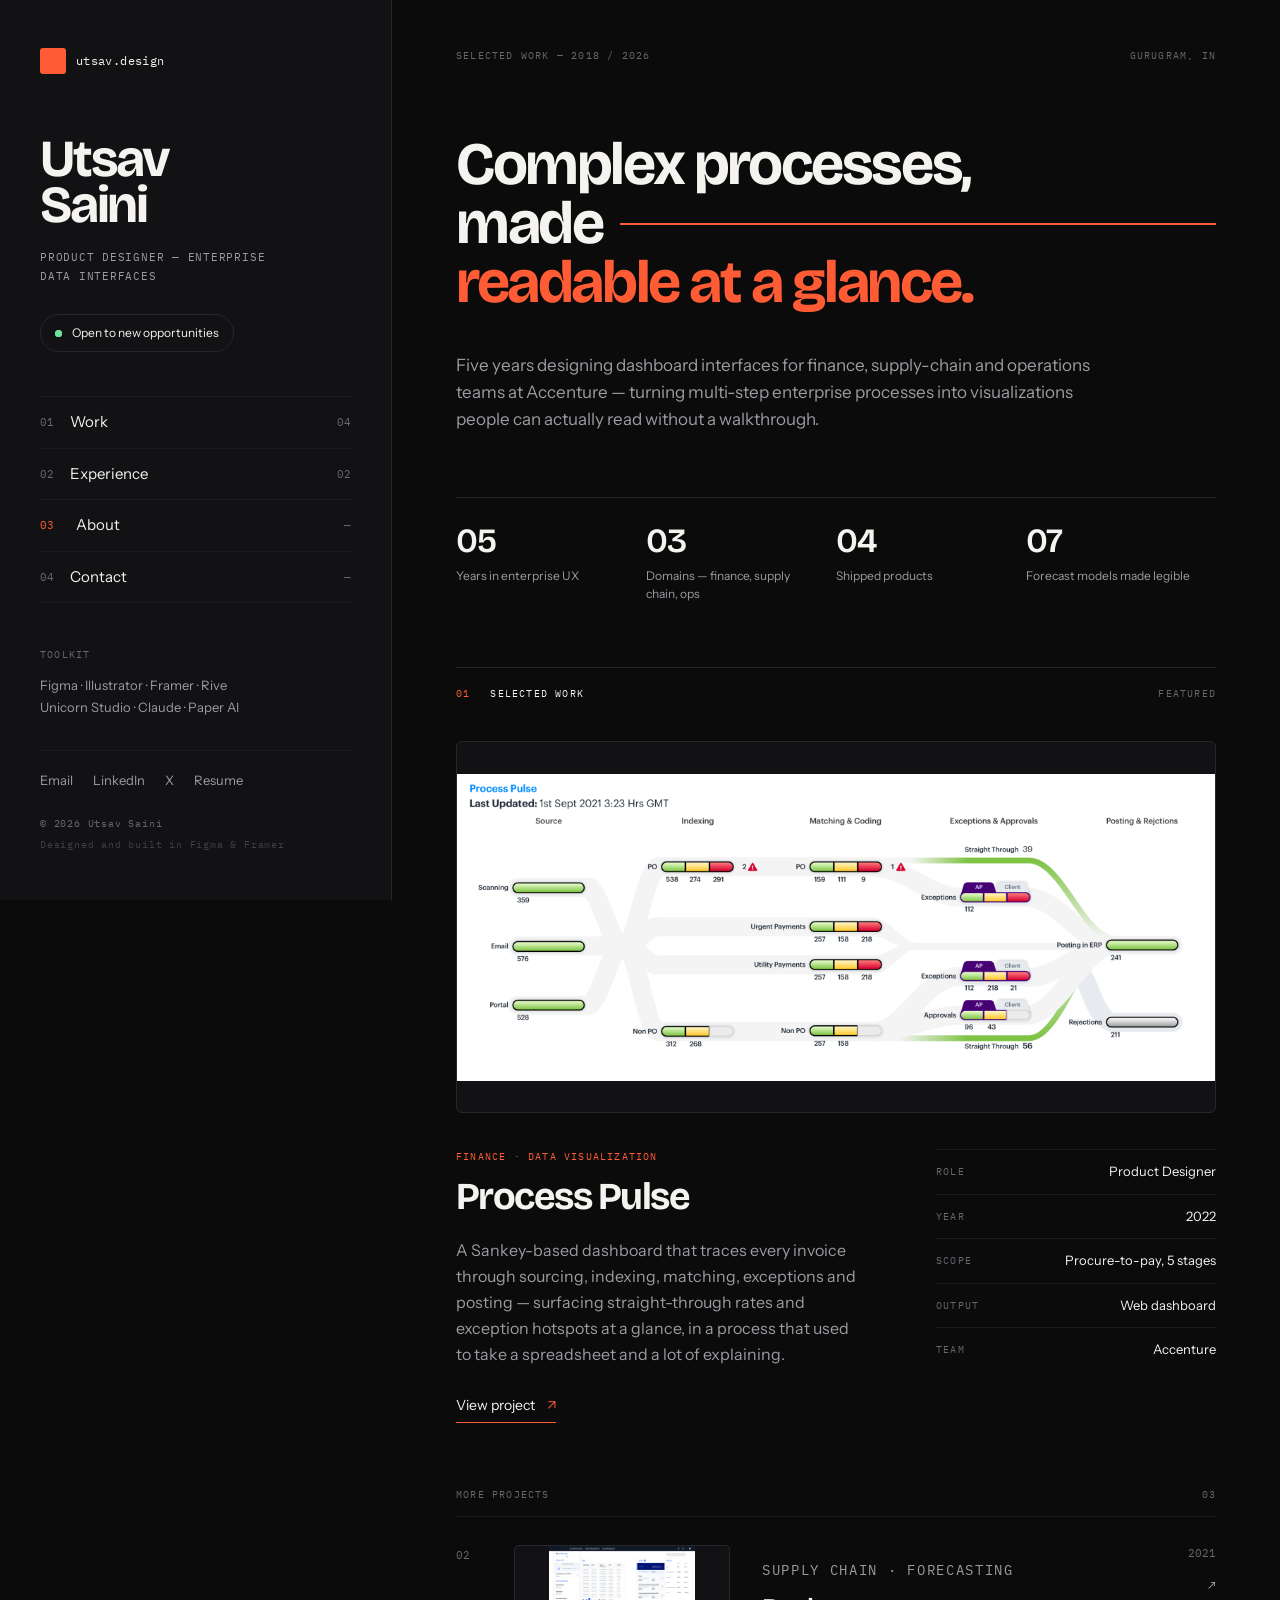
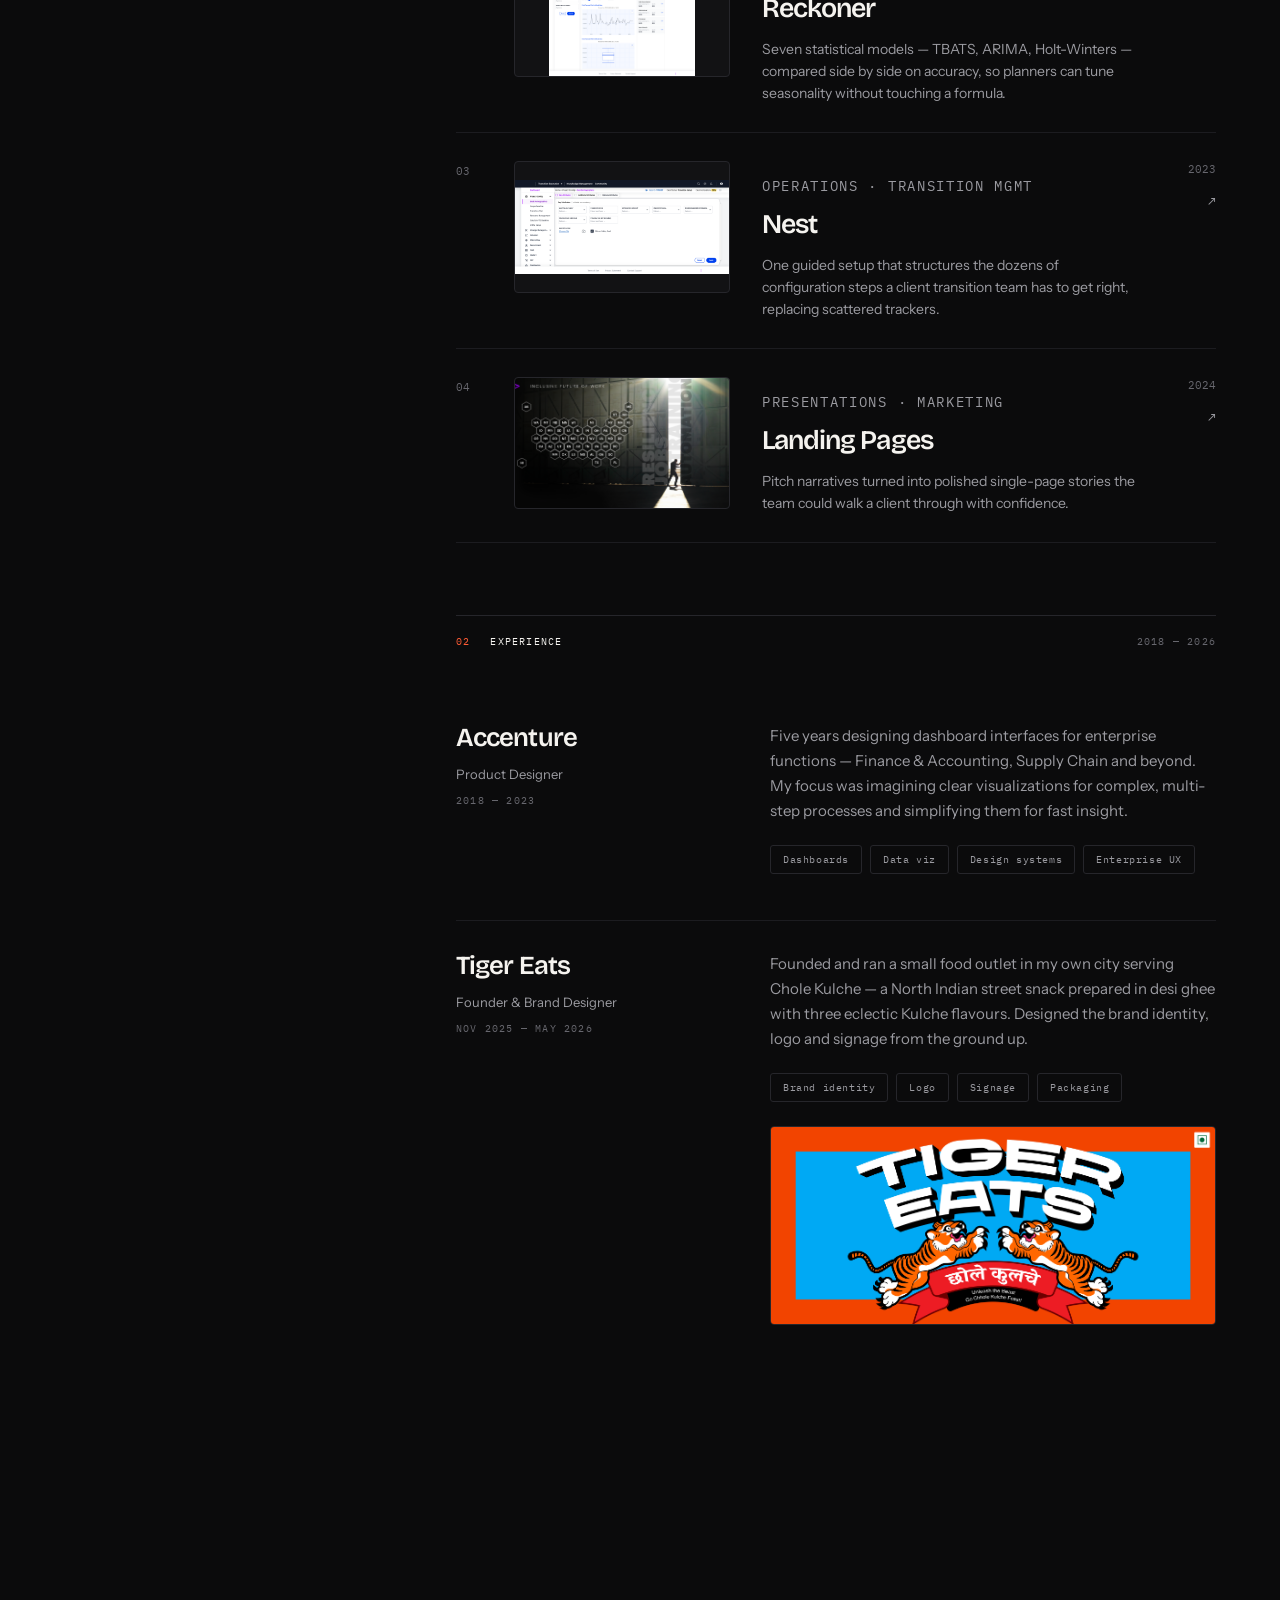
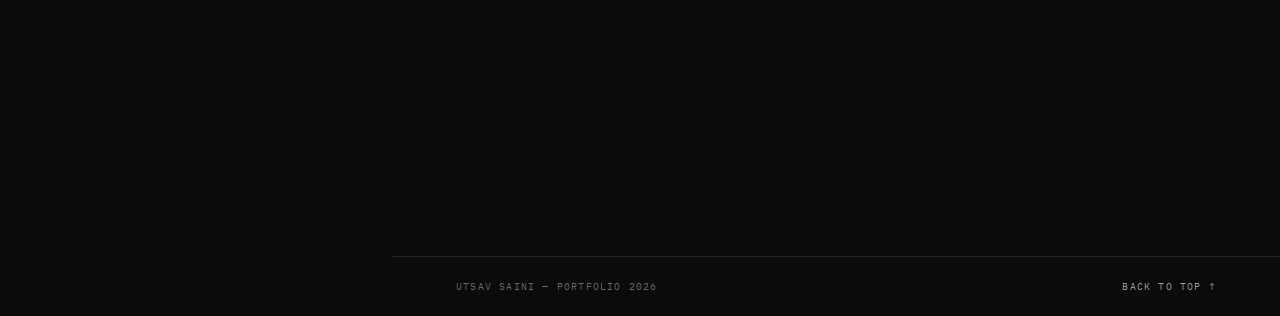
<file: index.html>
<!DOCTYPE html>
<html lang="en">

<head>
  <meta charset="UTF-8">
  <meta name="viewport" content="width=device-width, initial-scale=1.0">
  <title>Utsav Saini — Product Designer</title>
  <meta name="description"
    content="Utsav Saini is a Product Designer focused on dashboard interfaces for finance, supply-chain, and operations teams. Open to new opportunities.">
  <meta name="theme-color" content="#0b0b0c">
  <link rel="icon" type="image/svg+xml" href="images/favicon.svg">
  <link rel="preconnect" href="https://fonts.googleapis.com">
  <link rel="preconnect" href="https://fonts.gstatic.com" crossorigin>
  <link
    href="https://fonts.googleapis.com/css2?family=Bricolage+Grotesque:opsz,wght@12..96,500..800&family=IBM+Plex+Mono:wght@400&family=Instrument+Sans:wght@400..700&display=swap"
    rel="stylesheet">
  <link rel="stylesheet" href="styles.css">
</head>

<body class="home">
  <div class="shell" id="top">

    <aside class="rail">
      <div class="rail-stack">
        <div class="rail-top">
          <a class="mark" href="#top" aria-label="utsav.design — back to top">
            <span class="mark-glyph"></span>utsav.design
          </a>
          <h1 class="name">Utsav<br>Saini</h1>
          <p class="role">Product Designer — Enterprise<br>Data Interfaces</p>
          <p class="availability"><i></i>Open to new opportunities</p>
        </div>

        <nav class="index" aria-label="Sections">
          <a href="#work" data-section="work"><span class="n">01</span><span class="l">Work</span><span class="c">04</span></a>
          <a href="#experience" data-section="experience"><span class="n">02</span><span class="l">Experience</span><span class="c">02</span></a>
          <a href="#about" data-section="about"><span class="n">03</span><span class="l">About</span><span class="c">—</span></a>
          <a href="#contact" data-section="contact"><span class="n">04</span><span class="l">Contact</span><span class="c">—</span></a>
        </nav>

        <div class="rail-bottom toolkit">
          <span class="mono">Toolkit</span>
          <p class="tools">Figma · Illustrator · Framer · Rive<br>Unicorn Studio · Claude · Paper AI</p>
          <div class="links">
            <a href="mailto:utsavsaini747@gmail.com">Email</a>
            <a href="https://www.linkedin.com/in/utsavsaini/" target="_blank" rel="noopener">LinkedIn</a>
            <a href="https://x.com/utsav_saini" target="_blank" rel="noopener">X</a>
            <a href="utsav-saini-resume.pdf" target="_blank" rel="noopener">Resume</a>
          </div>
        </div>
      </div>

      <div class="rail-foot">
        <span>© 2026 Utsav Saini</span>
        <span>Designed and built in Figma &amp; Framer</span>
      </div>
    </aside>

    <main class="content">

      <section class="hero" id="about">
        <div class="meta mono"><span>Selected work — 2018 / 2026</span><span>Gurugram, IN</span></div>
        <h2 class="statement">
          <span class="line">Complex processes,</span>
          <span class="line rule-line"><span>made</span><span class="rule"></span></span>
          <span class="line accent">readable at a glance.</span>
        </h2>
        <p class="intro">
          Five years designing dashboard interfaces for finance, supply-chain and operations teams at Accenture —
          turning multi-step enterprise processes into visualizations people can actually read without a walkthrough.
        </p>
        <div class="stats">
          <div class="stat"><b>05</b><span>Years in enterprise UX</span></div>
          <div class="stat"><b>03</b><span>Domains — finance, supply chain, ops</span></div>
          <div class="stat"><b>04</b><span>Shipped products</span></div>
          <div class="stat"><b>07</b><span>Forecast models made legible</span></div>
        </div>
      </section>

      <section class="work" id="work">
        <div class="section-head mono"><span class="num">01</span><span class="title">Selected work</span><span>Featured</span></div>

        <a class="shot" href="process-pulse.html"
          style="background-image:url('images/PTP%20Process%20Pulse.png')"
          aria-label="Open Process Pulse case study"></a>

        <div class="featured">
          <div class="narrative">
            <p class="eyebrow">Finance · Data Visualization</p>
            <h3>Process Pulse</h3>
            <p class="deck">
              A Sankey-based dashboard that traces every invoice through sourcing, indexing, matching, exceptions and
              posting — surfacing straight-through rates and exception hotspots at a glance, in a process that used to
              take a spreadsheet and a lot of explaining.
            </p>
            <a class="cta" href="process-pulse.html">View project <span class="arrow">↗</span></a>
          </div>
          <dl class="spec">
            <div><dt>ROLE</dt><dd>Product Designer</dd></div>
            <div><dt>YEAR</dt><dd>2022</dd></div>
            <div><dt>SCOPE</dt><dd>Procure-to-pay, 5 stages</dd></div>
            <div><dt>OUTPUT</dt><dd>Web dashboard</dd></div>
            <div><dt>TEAM</dt><dd>Accenture</dd></div>
          </dl>
        </div>

        <div class="index-head mono"><span>More projects</span><span>03</span></div>
        <div class="project-list">
          <a class="project" href="reckoner.html">
            <span class="pnum">02</span>
            <div class="thumb" style="background-image:url('images/Reckoner%20Data%20Summary%2001.png');background-size:contain"></div>
            <div class="pbody">
              <p class="eyebrow">Supply Chain · Forecasting</p>
              <h3>Reckoner</h3>
              <p>Seven statistical models — TBATS, ARIMA, Holt-Winters — compared side by side on accuracy, so planners can tune seasonality without touching a formula.</p>
            </div>
            <div class="pmeta"><span>2021</span><span class="arrow">↗</span></div>
          </a>
          <a class="project" href="nest.html">
            <span class="pnum">03</span>
            <div class="thumb" style="background-image:url('images/Nest%20PMO%20Deal%20Demographics%20Key%20Attributes.png');background-size:contain"></div>
            <div class="pbody">
              <p class="eyebrow">Operations · Transition Mgmt</p>
              <h3>Nest</h3>
              <p>One guided setup that structures the dozens of configuration steps a client transition team has to get right, replacing scattered trackers.</p>
            </div>
            <div class="pmeta"><span>2023</span><span class="arrow">↗</span></div>
          </a>
          <a class="project" href="landing-pages.html">
            <span class="pnum">04</span>
            <div class="thumb" style="background-image:url('images/Landing%20pages/Resilient%20work.PNG')"></div>
            <div class="pbody">
              <p class="eyebrow">Presentations · Marketing</p>
              <h3>Landing Pages</h3>
              <p>Pitch narratives turned into polished single-page stories the team could walk a client through with confidence.</p>
            </div>
            <div class="pmeta"><span>2024</span><span class="arrow">↗</span></div>
          </a>
        </div>
      </section>

      <section class="experience" id="experience">
        <div class="section-head mono"><span class="num">02</span><span class="title">Experience</span><span>2018 — 2026</span></div>

        <div class="job">
          <div>
            <h3>Accenture</h3>
            <p class="jrole">Product Designer</p>
            <span class="jdates mono">2018 — 2023</span>
          </div>
          <div>
            <p class="jdesc">Five years designing dashboard interfaces for enterprise functions — Finance &amp; Accounting, Supply Chain and beyond. My focus was imagining clear visualizations for complex, multi-step processes and simplifying them for fast insight.</p>
            <ul class="chips"><li>Dashboards</li><li>Data viz</li><li>Design systems</li><li>Enterprise UX</li></ul>
          </div>
        </div>

        <div class="job">
          <div>
            <h3>Tiger Eats</h3>
            <p class="jrole">Founder &amp; Brand Designer</p>
            <span class="jdates mono">Nov 2025 — May 2026</span>
          </div>
          <div>
            <p class="jdesc">Founded and ran a small food outlet in my own city serving Chole Kulche — a North Indian street snack prepared in desi ghee with three eclectic Kulche flavours. Designed the brand identity, logo and signage from the ground up.</p>
            <ul class="chips"><li>Brand identity</li><li>Logo</li><li>Signage</li><li>Packaging</li></ul>
            <figure class="jmedia"><img src="images/Tiger%20Eats.png" alt="Tiger Eats — signage design for the food outlet" loading="lazy"></figure>
          </div>
        </div>
      </section>

      <section class="contact" id="contact">
        <div class="section-head mono"><span class="num">03</span><span class="title">Get in touch</span><span>Replies within a day</span></div>
        <div class="split">
          <div class="pitch">
            <h2>Let's talk.</h2>
            <p>Open to product design roles where clarity matters more than decoration. Send a note and I'll get back within a day.</p>
            <a class="mail" href="mailto:utsavsaini747@gmail.com">utsavsaini747@gmail.com <span class="arrow">→</span></a>
          </div>
          <div class="channels">
            <a class="channel" href="https://www.linkedin.com/in/utsavsaini/" target="_blank" rel="noopener"><span class="mono">LinkedIn</span><span>in/utsavsaini</span><span class="arrow">↗</span></a>
            <a class="channel" href="https://x.com/utsav_saini" target="_blank" rel="noopener"><span class="mono">X</span><span>@utsav_saini</span><span class="arrow">↗</span></a>
            <a class="channel" href="utsav-saini-resume.pdf" download="Utsav Saini - Resume.pdf"><span class="mono">Resume</span><span>PDF — 149 KB</span><span class="arrow">↗</span></a>
            <div class="channel"><span class="mono">Location</span><span>Gurugram, India</span><span></span></div>
          </div>
        </div>
      </section>

      <div class="mobile-foot">
        <span class="mono">Toolkit</span>
        <p class="tools">Figma · Illustrator · Framer · Rive<br>Unicorn Studio · Claude · Paper AI</p>
        <div class="links">
          <a href="mailto:utsavsaini747@gmail.com">Email</a>
          <a href="https://www.linkedin.com/in/utsavsaini/" target="_blank" rel="noopener">LinkedIn</a>
          <a href="https://x.com/utsav_saini" target="_blank" rel="noopener">X</a>
          <a href="utsav-saini-resume.pdf" target="_blank" rel="noopener">Resume</a>
        </div>
        <p class="fine"><span>© 2026 Utsav Saini</span><span>Designed and built in Figma &amp; Framer</span></p>
      </div>

      <footer class="site-foot mono">
        <span>Utsav Saini — Portfolio 2026</span>
        <a href="#top">Back to top ↑</a>
      </footer>
    </main>
  </div>

  <script>
    // Scroll reveal: stagger siblings, remove the hidden state once settled
    document.documentElement.classList.add('js');
    const revealSel = '.section-head, .shot, .featured, .index-head, .project, .job, .split, .cs-block, .screens figure';
    const io = new IntersectionObserver((entries) => {
      entries.forEach((entry) => {
        if (!entry.isIntersecting) return;
        const el = entry.target;
        io.unobserve(el);
        el.classList.add('in');
        el.addEventListener('transitionend', (e) => {
          if (e.propertyName !== 'opacity') return;
          el.classList.remove('reveal', 'in');
          el.style.removeProperty('--d');
        });
      });
    }, { rootMargin: '0px 0px -8% 0px', threshold: 0.08 });
    document.querySelectorAll(revealSel).forEach((el) => {
      const sibs = [...el.parentElement.children].filter((c) => c.matches(revealSel));
      el.style.setProperty('--d', `${Math.min(sibs.indexOf(el), 4) * 60}ms`);
      el.classList.add('reveal');
      io.observe(el);
    });

    // Highlight the rail index entry for the section in view
    const indexLinks = document.querySelectorAll('.index a');
    const spy = new IntersectionObserver((entries) => {
      entries.forEach((entry) => {
        if (!entry.isIntersecting) return;
        const id = entry.target.id === 'about' ? 'about' : entry.target.id;
        indexLinks.forEach((a) => a.classList.toggle('active', a.dataset.section === id));
      });
    }, { rootMargin: '-35% 0px -55% 0px' });
    document.querySelectorAll('#about, #work, #experience, #contact').forEach((s) => spy.observe(s));
  </script>

</body>

</html>
</file>
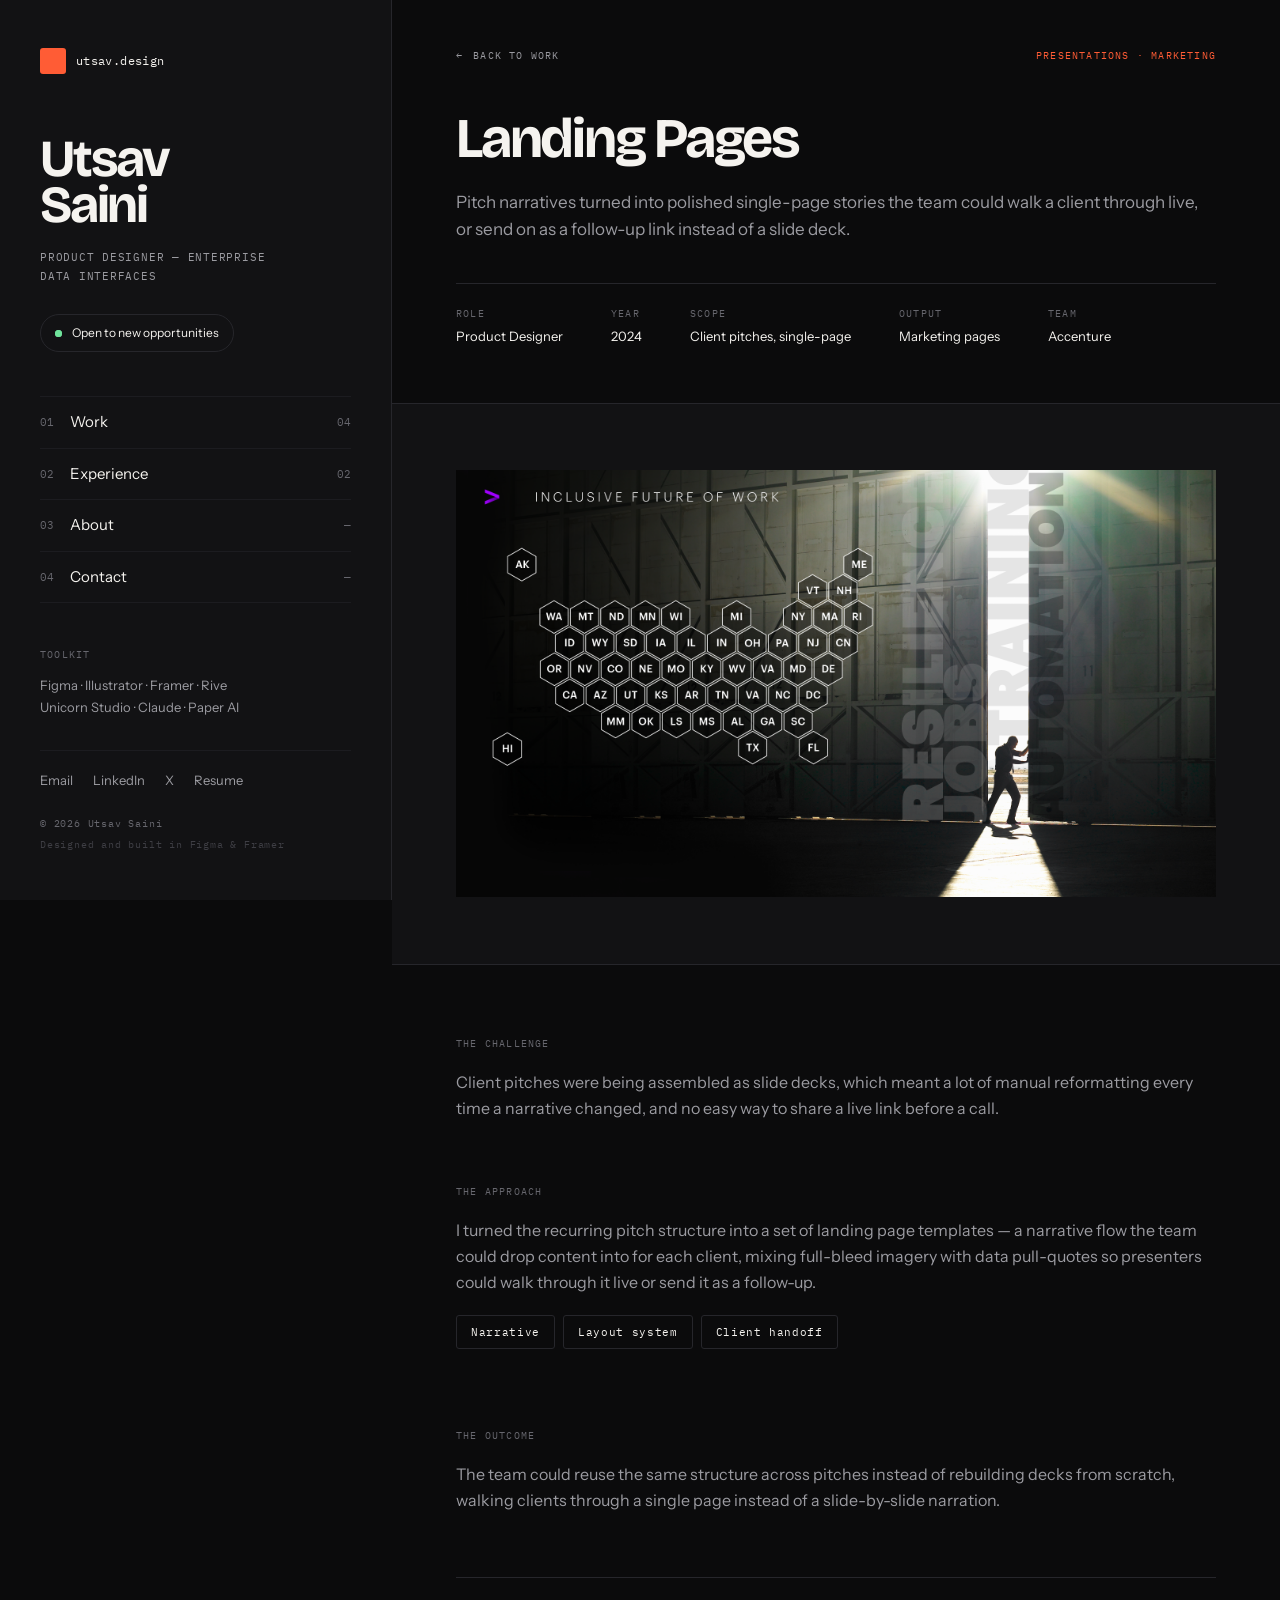
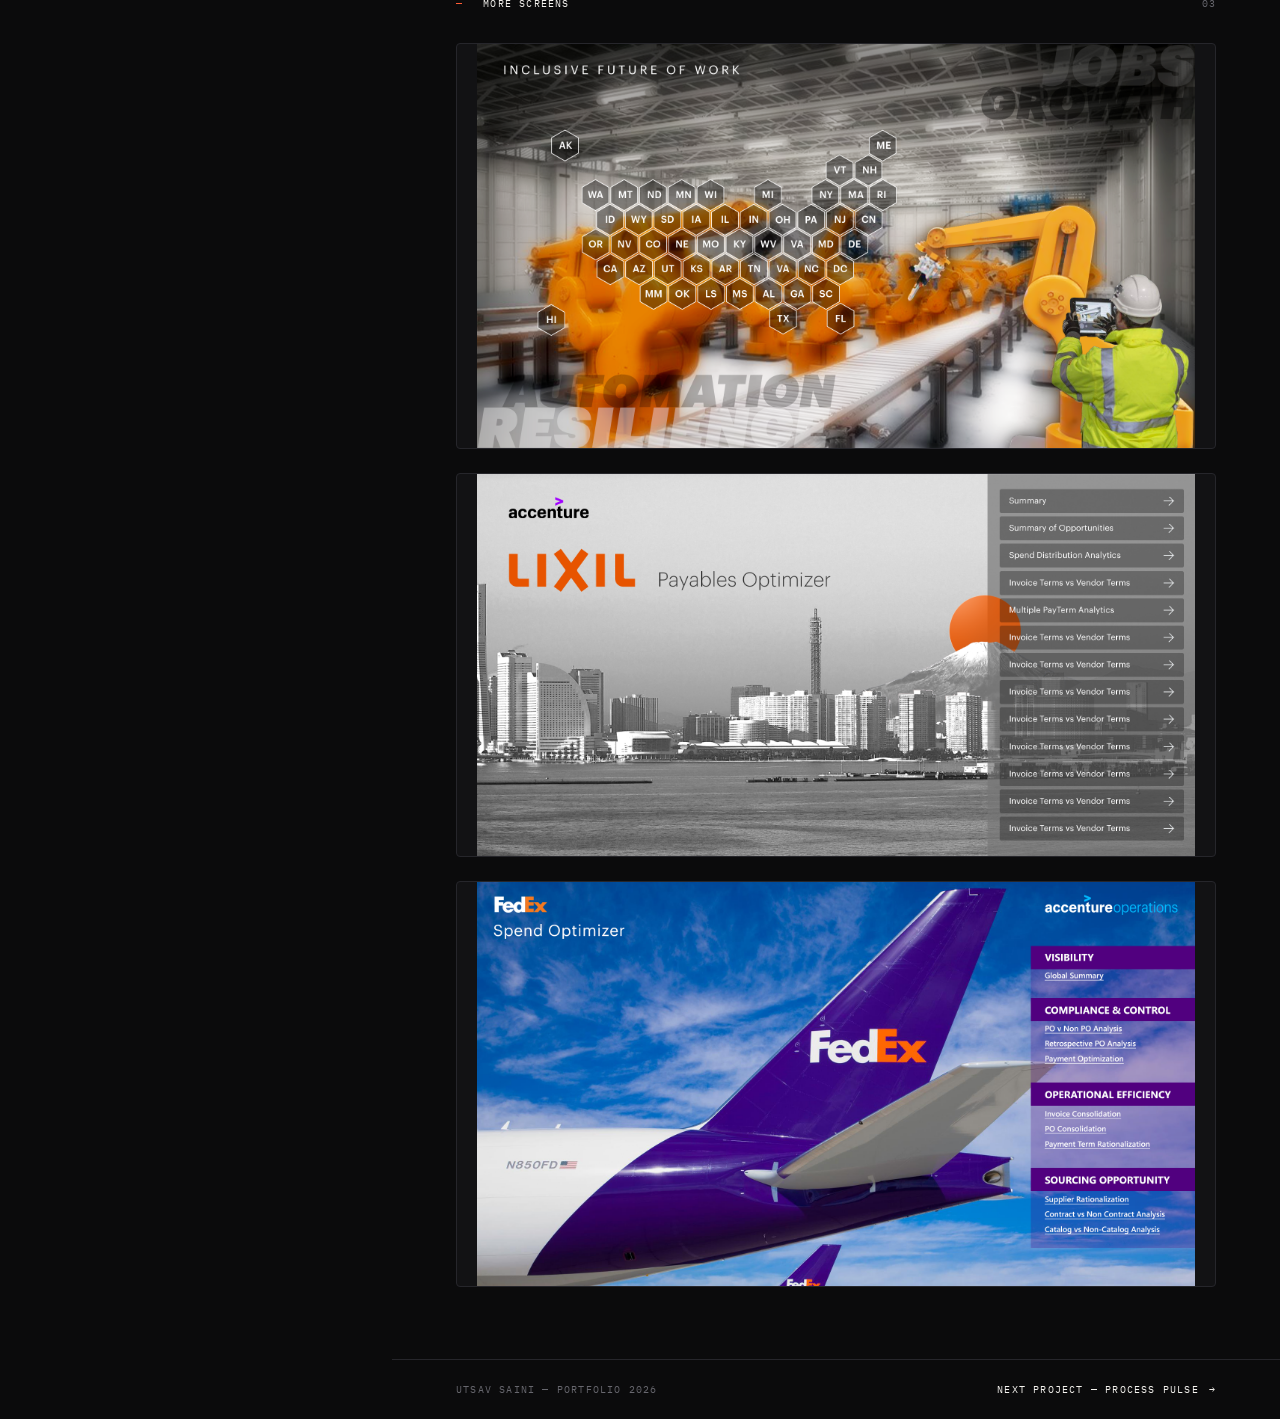
<file: landing-pages.html>
<!DOCTYPE html>
<html lang="en">

<head>
  <meta charset="UTF-8">
  <meta name="viewport" content="width=device-width, initial-scale=1.0">
  <title>Landing Pages — Utsav Saini</title>
  <meta name="description" content="Pitch narratives turned into polished single-page stories the team could walk a client through live, or send on as a follow-up link instead of a slide deck.">
  <meta name="theme-color" content="#0b0b0c">
  <link rel="icon" type="image/svg+xml" href="images/favicon.svg">
  <link rel="preconnect" href="https://fonts.googleapis.com">
  <link rel="preconnect" href="https://fonts.gstatic.com" crossorigin>
  <link
    href="https://fonts.googleapis.com/css2?family=Bricolage+Grotesque:opsz,wght@12..96,500..800&family=IBM+Plex+Mono:wght@400&family=Instrument+Sans:wght@400..700&display=swap"
    rel="stylesheet">
  <link rel="stylesheet" href="styles.css">
</head>

<body class="cs">
  <div class="shell" id="top">

    <aside class="rail">
      <div class="rail-stack">
        <div class="rail-top">
          <a class="mark" href="index.html" aria-label="utsav.design — back to top">
            <span class="mark-glyph"></span>utsav.design
          </a>
          <h1 class="name">Utsav<br>Saini</h1>
          <p class="role">Product Designer — Enterprise<br>Data Interfaces</p>
          <p class="availability"><i></i>Open to new opportunities</p>
        </div>

        <nav class="index" aria-label="Sections">
          <a href="index.html#work" data-section="work"><span class="n">01</span><span class="l">Work</span><span class="c">04</span></a>
          <a href="index.html#experience" data-section="experience"><span class="n">02</span><span class="l">Experience</span><span class="c">02</span></a>
          <a href="index.html#about" data-section="about"><span class="n">03</span><span class="l">About</span><span class="c">—</span></a>
          <a href="index.html#contact" data-section="contact"><span class="n">04</span><span class="l">Contact</span><span class="c">—</span></a>
        </nav>

        <div class="rail-bottom toolkit">
          <span class="mono">Toolkit</span>
          <p class="tools">Figma · Illustrator · Framer · Rive<br>Unicorn Studio · Claude · Paper AI</p>
          <div class="links">
            <a href="mailto:utsavsaini747@gmail.com">Email</a>
            <a href="https://www.linkedin.com/in/utsavsaini/" target="_blank" rel="noopener">LinkedIn</a>
            <a href="https://x.com/utsav_saini" target="_blank" rel="noopener">X</a>
            <a href="utsav-saini-resume.pdf" target="_blank" rel="noopener">Resume</a>
          </div>
        </div>
      </div>

      <div class="rail-foot">
        <span>© 2026 Utsav Saini</span>
        <span>Designed and built in Figma &amp; Framer</span>
      </div>
    </aside>

    <main class="content">

      <header class="cs-head">
        <div class="meta mono"><a class="back" href="index.html#work"><span class="arrow">←</span>Back to work</a><span class="domain">Presentations · Marketing</span></div>
        <h1 class="cs-title">Landing Pages</h1>
        <p class="cs-deck">Pitch narratives turned into polished single-page stories the team could walk a client through live, or send on as a follow-up link instead of a slide deck.</p>
        <dl class="spec-strip">
          <div><dt>ROLE</dt><dd>Product Designer</dd></div>
          <div><dt>YEAR</dt><dd>2024</dd></div>
          <div><dt>SCOPE</dt><dd>Client pitches, single-page</dd></div>
          <div><dt>OUTPUT</dt><dd>Marketing pages</dd></div>
          <div><dt>TEAM</dt><dd>Accenture</dd></div>
        </dl>
      </header>

      <div class="cs-hero"><img src="images/Landing%20pages/Resilient%20work.PNG" alt="Landing Pages — hero screen"></div>

      <section class="cs-body">
        <div class="cs-block"><span class="mono">The challenge</span><p>Client pitches were being assembled as slide decks, which meant a lot of manual reformatting every time a narrative changed, and no easy way to share a live link before a call.</p></div>
        <div class="cs-block"><span class="mono">The approach</span><p>I turned the recurring pitch structure into a set of landing page templates — a narrative flow the team could drop content into for each client, mixing full-bleed imagery with data pull-quotes so presenters could walk through it live or send it as a follow-up.</p><ul class="chips lg"><li>Narrative</li><li>Layout system</li><li>Client handoff</li></ul></div>
        <div class="cs-block"><span class="mono">The outcome</span><p>The team could reuse the same structure across pitches instead of rebuilding decks from scratch, walking clients through a single page instead of a slide-by-slide narration.</p></div>
      </section>

      <section class="screens">
        <div class="section-head mono"><span class="num">—</span><span class="title">More screens</span><span>03</span></div>
        <div class="grid"><figure><img src="images/Landing%20pages/Resilient%20Work%202.PNG" alt="Landing Pages screen 2" loading="lazy"></figure><figure><img src="images/Landing%20pages/Lixil%20PO%20LP%20Grey%20rising%20sun%2002.png" alt="Landing Pages screen 3" loading="lazy"></figure><figure><img src="images/Landing%20pages/Fedex.PNG" alt="Landing Pages screen 4" loading="lazy"></figure></div>
      </section>

      <div class="mobile-foot">
        <span class="mono">Toolkit</span>
        <p class="tools">Figma · Illustrator · Framer · Rive<br>Unicorn Studio · Claude · Paper AI</p>
        <div class="links">
          <a href="mailto:utsavsaini747@gmail.com">Email</a>
          <a href="https://www.linkedin.com/in/utsavsaini/" target="_blank" rel="noopener">LinkedIn</a>
          <a href="https://x.com/utsav_saini" target="_blank" rel="noopener">X</a>
          <a href="utsav-saini-resume.pdf" target="_blank" rel="noopener">Resume</a>
        </div>
        <p class="fine"><span>© 2026 Utsav Saini</span><span>Designed and built in Figma &amp; Framer</span></p>
      </div>

      <footer class="next-bar mono">
        <span>Utsav Saini — Portfolio 2026</span>
        <a class="next-link" href="process-pulse.html">Next project — PROCESS PULSE <span class="arrow">→</span></a>
      </footer>
    </main>
  </div>
  <script>
    // Scroll reveal: stagger siblings, remove the hidden state once settled
    document.documentElement.classList.add('js');
    const revealSel = '.section-head, .shot, .featured, .index-head, .project, .job, .split, .cs-block, .screens figure';
    const io = new IntersectionObserver((entries) => {
      entries.forEach((entry) => {
        if (!entry.isIntersecting) return;
        const el = entry.target;
        io.unobserve(el);
        el.classList.add('in');
        el.addEventListener('transitionend', (e) => {
          if (e.propertyName !== 'opacity') return;
          el.classList.remove('reveal', 'in');
          el.style.removeProperty('--d');
        });
      });
    }, { rootMargin: '0px 0px -8% 0px', threshold: 0.08 });
    document.querySelectorAll(revealSel).forEach((el) => {
      const sibs = [...el.parentElement.children].filter((c) => c.matches(revealSel));
      el.style.setProperty('--d', `${Math.min(sibs.indexOf(el), 4) * 60}ms`);
      el.classList.add('reveal');
      io.observe(el);
    });
  </script>
</body>

</html>
</file>
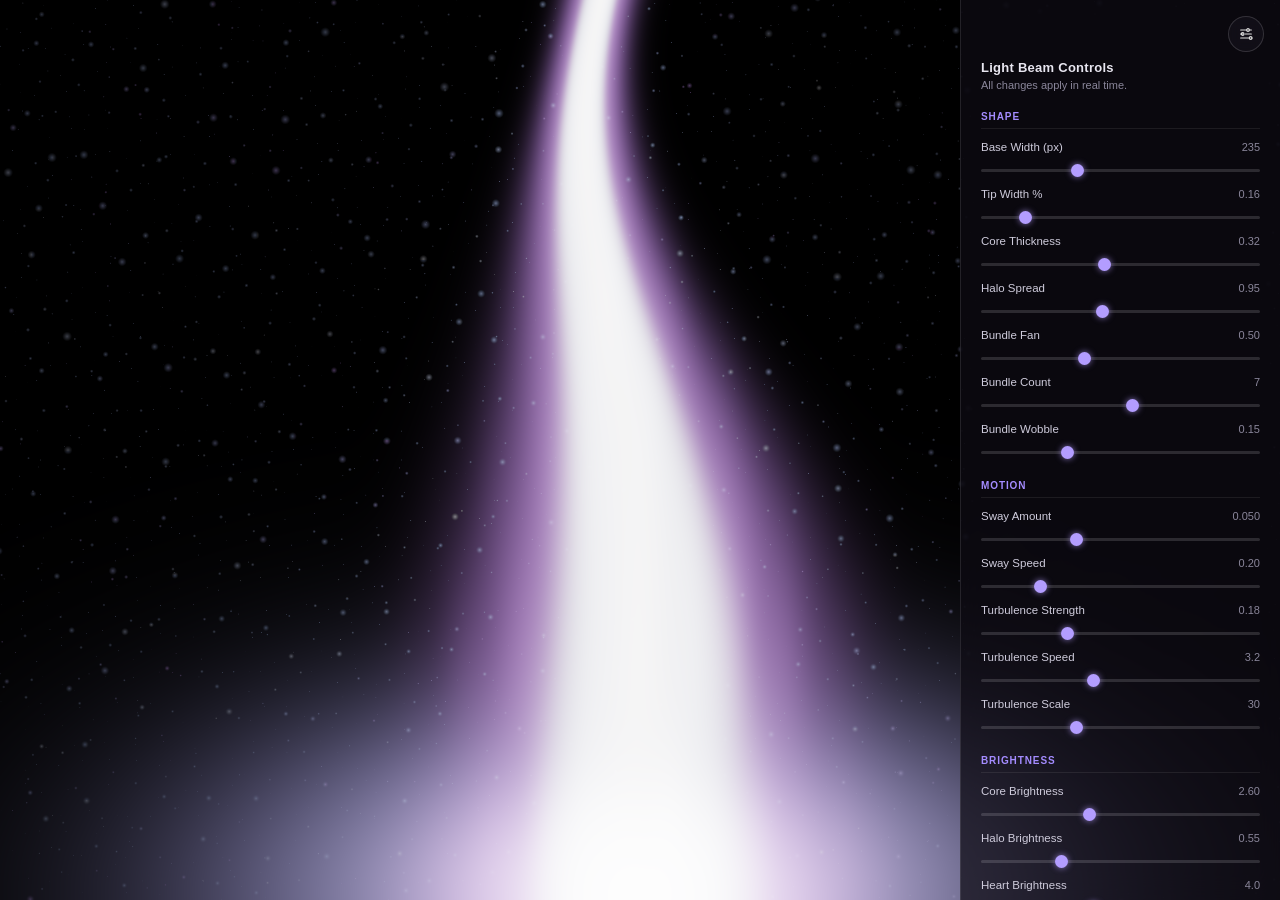
<file: light-beam.html>
<!DOCTYPE html>
<html lang="en">
<head>
<meta charset="UTF-8">
<meta name="viewport" content="width=device-width, initial-scale=1.0">
<title>Light Beam</title>
<style>
  html, body {
    margin: 0;
    height: 100%;
    background: #000000;
    overflow: hidden;
    font-family: -apple-system, BlinkMacSystemFont, "Segoe UI", sans-serif;
  }
  canvas {
    display: block;
    width: 100vw;
    height: 100vh;
  }
  #fallback {
    position: fixed;
    inset: 0;
    display: none;
    align-items: center;
    justify-content: center;
    color: #888;
    font-size: 14px;
  }

  #toggle {
    position: fixed;
    top: 16px;
    right: 16px;
    z-index: 11;
    width: 36px;
    height: 36px;
    border-radius: 50%;
    border: 1px solid rgba(255,255,255,0.15);
    background: rgba(20,18,28,0.7);
    backdrop-filter: blur(6px);
    color: #ddd;
    display: flex;
    align-items: center;
    justify-content: center;
    cursor: pointer;
    transition: background 0.2s ease, transform 0.2s ease;
  }
  #toggle:hover { background: rgba(40,36,56,0.85); }
  #toggle svg { width: 16px; height: 16px; }

  #panel {
    position: fixed;
    top: 0;
    right: 0;
    height: 100%;
    width: 320px;
    max-width: 86vw;
    z-index: 10;
    background: rgba(14,12,20,0.72);
    backdrop-filter: blur(14px);
    border-left: 1px solid rgba(255,255,255,0.1);
    color: #e8e6f0;
    overflow-y: auto;
    padding: 60px 20px 32px;
    box-sizing: border-box;
    transition: transform 0.3s cubic-bezier(0.16,1,0.3,1);
  }
  #panel.hidden { transform: translateX(100%); }

  #panel::-webkit-scrollbar { width: 8px; }
  #panel::-webkit-scrollbar-thumb { background: rgba(255,255,255,0.15); border-radius: 4px; }

  .panel-title {
    font-size: 13px;
    font-weight: 700;
    letter-spacing: 0.02em;
    margin: 0 0 4px;
  }
  .panel-sub {
    font-size: 11px;
    color: #8a869a;
    margin: 0 0 20px;
  }

  .group {
    margin-bottom: 22px;
  }
  .group-title {
    font-size: 10px;
    font-weight: 700;
    letter-spacing: 0.09em;
    text-transform: uppercase;
    color: #a48cff;
    margin: 0 0 12px;
    padding-bottom: 6px;
    border-bottom: 1px solid rgba(255,255,255,0.08);
  }

  .control { margin-bottom: 12px; }
  .control-head {
    display: flex;
    justify-content: space-between;
    align-items: baseline;
    margin-bottom: 5px;
  }
  .control-head span:first-child {
    font-size: 11.5px;
    color: #cfccdc;
  }
  .control-head span:last-child {
    font-size: 11px;
    color: #8a869a;
    font-variant-numeric: tabular-nums;
  }

  input[type="range"] {
    -webkit-appearance: none;
    appearance: none;
    width: 100%;
    height: 3px;
    border-radius: 2px;
    background: rgba(255,255,255,0.14);
    outline: none;
    margin: 0;
  }
  input[type="range"]::-webkit-slider-thumb {
    -webkit-appearance: none;
    width: 13px;
    height: 13px;
    border-radius: 50%;
    background: #b39dff;
    cursor: pointer;
    box-shadow: 0 0 6px rgba(179,157,255,0.7);
    transition: transform 0.15s ease;
  }
  input[type="range"]::-webkit-slider-thumb:hover { transform: scale(1.15); }
  input[type="range"]::-moz-range-thumb {
    width: 13px;
    height: 13px;
    border-radius: 50%;
    background: #b39dff;
    border: none;
    cursor: pointer;
    box-shadow: 0 0 6px rgba(179,157,255,0.7);
  }

  #reset {
    width: 100%;
    padding: 10px;
    margin-top: 6px;
    background: transparent;
    border: 1px solid rgba(255,255,255,0.18);
    border-radius: 8px;
    color: #cfccdc;
    font-size: 12px;
    font-weight: 600;
    cursor: pointer;
    transition: background 0.2s ease, color 0.2s ease;
  }
  #reset:hover { background: rgba(255,255,255,0.08); color: #fff; }

  .button-row {
    display: flex;
    gap: 8px;
    margin-top: 6px;
  }
  .button-row button { margin-top: 0; flex: 1; }

  #export {
    background: rgba(163,140,255,0.16);
    border: 1px solid rgba(163,140,255,0.4);
    color: #d6ccff;
  }
  #export:hover { background: rgba(163,140,255,0.28); color: #fff; }

  #exportPane {
    margin-top: 12px;
    display: none;
  }
  #exportPane.open { display: block; }

  #exportOutput {
    width: 100%;
    height: 140px;
    box-sizing: border-box;
    resize: vertical;
    background: rgba(0,0,0,0.35);
    border: 1px solid rgba(255,255,255,0.15);
    border-radius: 8px;
    color: #cfe0ff;
    font-family: ui-monospace, SFMono-Regular, Menlo, monospace;
    font-size: 10.5px;
    line-height: 1.5;
    padding: 10px;
  }

  #exportHint {
    font-size: 10.5px;
    color: #8a869a;
    margin: 6px 0 0;
  }
</style>
</head>
<body>

<canvas id="gl"></canvas>
<div id="fallback">WebGL is not available in this browser.</div>

<button id="toggle" type="button" aria-label="Toggle controls">
  <svg viewBox="0 0 24 24" fill="none" stroke="currentColor" stroke-width="1.8" stroke-linecap="round" stroke-linejoin="round"><path d="M4 6h9M17 6h3M4 12h3M11 12h9M4 18h13M21 18h-1"/><circle cx="15" cy="6" r="2"/><circle cx="7" cy="12" r="2"/><circle cx="19" cy="18" r="2"/></svg>
</button>

<div id="panel">
  <p class="panel-title">Light Beam Controls</p>
  <p class="panel-sub">All changes apply in real time.</p>
  <div id="controls"></div>
  <div class="button-row">
    <button id="export" type="button">Export settings</button>
    <button id="reset" type="button">Reset to defaults</button>
  </div>
  <div id="exportPane">
    <textarea id="exportOutput" readonly spellcheck="false"></textarea>
    <p id="exportHint">Downloaded as light-beam-settings.json — the text above is also selected for copying.</p>
  </div>
</div>

<script>
  const canvas = document.getElementById('gl');
  const gl = canvas.getContext('webgl') || canvas.getContext('experimental-webgl');

  if (!gl) {
    canvas.style.display = 'none';
    document.getElementById('fallback').style.display = 'flex';
    throw new Error('WebGL unavailable');
  }

  const vertexSrc = `
    attribute vec2 a_position;
    varying vec2 vUv;
    void main() {
      vUv = a_position * 0.5 + 0.5;
      gl_Position = vec4(a_position, 0.0, 1.0);
    }
  `;

  const fragmentSrc = `
    precision highp float;
    varying vec2 vUv;
    uniform vec2 u_resolution;
    uniform float u_time;
    uniform float u_pxHeight;

    uniform float u_baseWidth;
    uniform float u_spreadMin;
    uniform float u_coreThickness;
    uniform float u_haloSpread;
    uniform float u_bundleFan;
    uniform float u_bundleCount;
    uniform float u_bundleWobble;

    uniform float u_swayAmount;
    uniform float u_swaySpeed;
    uniform float u_turbStrength;
    uniform float u_turbSpeed;
    uniform float u_turbScale;

    uniform float u_coreBrightness;
    uniform float u_haloBrightness;
    uniform float u_heartBoost;
    uniform float u_heartSize;
    uniform float u_baseGlowSize;
    uniform float u_baseGlowBrightness;
    uniform float u_flareSize;
    uniform float u_flareBrightness;

    uniform float u_dustDensity;
    uniform float u_dustSpeed;
    uniform float u_dustSize;
    uniform float u_dustBrightness;
    uniform float u_dustReach;
    uniform float u_dustFloor;

    uniform float u_hueShift;
    uniform float u_saturation;
    uniform float u_colorBrightness;
    uniform float u_bgBrightness;
    uniform float u_vignette;

    vec2 hash2(vec2 p) {
      p = vec2(dot(p, vec2(127.1, 311.7)), dot(p, vec2(269.5, 183.3)));
      return fract(sin(p) * 43758.5453123);
    }

    float hash1(vec2 p) {
      return fract(sin(dot(p, vec2(41.3, 289.1))) * 43758.5453123);
    }

    float valueNoise(vec2 p) {
      vec2 i = floor(p);
      vec2 f = fract(p);
      float a = hash1(i);
      float b = hash1(i + vec2(1.0, 0.0));
      float c = hash1(i + vec2(0.0, 1.0));
      float d = hash1(i + vec2(1.0, 1.0));
      vec2 u = f * f * (3.0 - 2.0 * f);
      return mix(a, b, u.x) + (c - a) * u.y * (1.0 - u.x) + (d - b) * u.x * u.y;
    }

    // One layer of drifting dust motes on a repeating grid. Always lit —
    // brightness varies per-particle but never blinks over time.
    float dustLayer(vec2 uv, float scale, float speed, float sizeMin, float sizeMax, float seed, out float shade) {
      vec2 gv = uv * scale;
      gv.y -= u_time * speed;
      vec2 cell = floor(gv);
      vec2 f = fract(gv) - 0.5;

      vec2 rnd = hash2(cell + seed);
      vec2 particlePos = (rnd - 0.5) * 0.8;
      float dist = length(f - particlePos);

      float size = mix(sizeMin, sizeMax, hash1(cell + seed + 3.7));
      float glow = pow(clamp(1.0 - dist / max(size, 0.0001), 0.0, 1.0), 2.5);

      shade = hash1(cell + seed + 9.1);
      float brightness = 0.75 + 0.25 * shade;

      return glow * brightness;
    }

    vec3 palette(float h) {
      vec3 white  = vec3(0.96, 0.94, 1.0);
      vec3 blue   = vec3(0.42, 0.55, 1.0);
      vec3 purple = vec3(0.62, 0.28, 0.98);
      vec3 c = mix(white, blue, smoothstep(0.0, 0.5, h));
      c = mix(c, purple, smoothstep(0.5, 1.0, h));
      return c;
    }

    vec3 hueRotate(vec3 c, float angle) {
      float a = radians(angle);
      float cA = cos(a);
      float sA = sin(a);
      float r = c.r * (0.213 + cA * 0.787 - sA * 0.213) + c.g * (0.715 - cA * 0.715 - sA * 0.715) + c.b * (0.072 - cA * 0.072 + sA * 0.928);
      float g = c.r * (0.213 - cA * 0.213 + sA * 0.143) + c.g * (0.715 + cA * 0.285 + sA * 0.140) + c.b * (0.072 - cA * 0.072 - sA * 0.283);
      float b = c.r * (0.213 - cA * 0.213 - sA * 0.787) + c.g * (0.715 - cA * 0.715 + sA * 0.715) + c.b * (0.072 + cA * 0.928 + sA * 0.072);
      return max(vec3(r, g, b), 0.0);
    }

    vec3 adjustSaturation(vec3 c, float sat) {
      float l = dot(c, vec3(0.2126, 0.7152, 0.0722));
      return mix(vec3(l), c, sat);
    }

    void main() {
      vec2 res = u_resolution;
      vec2 uv = vUv - 0.5;
      uv.x *= res.x / res.y;

      float heightT = clamp(vUv.y, 0.0, 1.0); // 0 at bottom (origin), 1 at top (tip)

      float baseHalfWidth = (u_baseWidth / u_pxHeight) * 0.5;

      // Broad at the base, narrows as it rises — a jet nozzle profile.
      float taper = smoothstep(0.0, 1.0, heightT);
      float spread = mix(1.0, u_spreadMin, taper);

      // Gentle whip near the narrow tip; anchored and steady at the wide base.
      float sway = (sin(heightT * 3.0 + u_time * u_swaySpeed) * u_swayAmount
                 + sin(heightT * 7.0 - u_time * u_swaySpeed * 0.45) * u_swayAmount * 0.36)
                 * mix(0.15, 1.0, taper);
      float beamX = sway;

      // Fast vertical turbulence — the "jet" texture blasting straight up.
      float streaks = valueNoise(vec2(uv.x * u_turbScale, heightT * 5.0 - u_time * u_turbSpeed));
      float energy = (1.0 - u_turbStrength) + u_turbStrength * streaks;

      float coreWidth = baseHalfWidth * u_coreThickness * spread;
      float haloWidth = baseHalfWidth * u_haloSpread * spread;
      float bundleFan = baseHalfWidth * u_bundleFan * spread;

      vec3 col = vec3(u_bgBrightness);

      // Bundle of several filaments fanning out at the base and converging
      // near the tip — builds up extra brightness right at the centerline.
      float core = 0.0;
      float halo = 0.0;
      const int MAX_BUNDLES = 12;
      float bundleHalfCount = max((u_bundleCount - 1.0) * 0.5, 0.0001);
      for (int i = 0; i < MAX_BUNDLES; i++) {
        if (float(i) < u_bundleCount) {
          float fi = (float(i) - (u_bundleCount - 1.0) * 0.5) / bundleHalfCount;
          float off = fi * bundleFan;
          float wob = sin(u_time * 1.4 + fi * 2.1 + heightT * 4.0) * u_bundleWobble * coreWidth;
          float dd = abs(uv.x - beamX - off - wob);
          core += exp(-pow(dd / max(coreWidth, 0.0001), 2.0));
          halo += exp(-pow(dd / max(haloWidth, 0.0001), 2.0));
        }
      }

      // The heart of the beam — a sharp extra-bright concentration right
      // at the base, fading out quickly with height.
      float heartBoost = 1.0 + u_heartBoost * exp(-pow(heightT / max(u_heartSize, 0.0001), 2.0));

      // Extra concentration of volume pooling at the base.
      float baseGlow = exp(-pow(heightT / max(u_baseGlowSize, 0.0001), 2.0))
                      * exp(-pow((uv.x - beamX) / (baseHalfWidth * 2.2), 2.0));

      float d = uv.x - beamX;
      float ad = abs(d);

      vec3 coreColor = vec3(0.98, 0.95, 1.0);
      vec3 haloColor = palette(clamp(ad / max(haloWidth, 0.0001), 0.0, 1.0));

      col += coreColor * core * energy * heartBoost * u_coreBrightness;
      col += haloColor * halo * energy * heartBoost * u_haloBrightness;
      col += palette(0.7) * baseGlow * u_baseGlowBrightness;

      // Bright flare pooling at the base — the origin of the jet.
      vec2 flareUv = uv - vec2(beamX, -0.49);
      flareUv.y *= 1.8;
      float flare = exp(-pow(length(flareUv) / max(baseHalfWidth * u_flareSize, 0.0001), 2.0));
      col += coreColor * flare * u_flareBrightness;

      // Dust motes — concentrated in and around the beam, three parallax layers.
      float zone = exp(-pow(ad / (haloWidth * u_dustReach + 0.015), 2.0));
      zone = mix(u_dustFloor, 1.0, zone);

      float s1; float s2; float s3;
      float dust = 0.0;
      dust += dustLayer(uv, 16.0 * u_dustDensity, 0.05 * u_dustSpeed, 0.05 * u_dustSize, 0.09 * u_dustSize, 1.0, s1) * 0.85;
      dust += dustLayer(uv, 26.0 * u_dustDensity, 0.08 * u_dustSpeed, 0.035 * u_dustSize, 0.065 * u_dustSize, 41.0, s2) * 0.7;
      dust += dustLayer(uv, 40.0 * u_dustDensity, 0.12 * u_dustSpeed, 0.02 * u_dustSize, 0.045 * u_dustSize, 87.0, s3) * 0.55;
      float dustShade = (s1 + s2 + s3) / 3.0;

      col += palette(dustShade) * dust * zone * u_dustBrightness;

      // Vignette.
      float vig = smoothstep(1.05, 0.3, length(vUv - 0.5));
      col *= mix(1.0 - u_vignette, 1.0, vig);

      col = hueRotate(col, u_hueShift);
      col = adjustSaturation(col, u_saturation);
      col *= u_colorBrightness;

      // Tonemap + gamma.
      col = col / (1.0 + col);
      col = pow(col, vec3(0.4545));

      gl_FragColor = vec4(col, 1.0);
    }
  `;

  function compileShader(type, source) {
    const shader = gl.createShader(type);
    gl.shaderSource(shader, source);
    gl.compileShader(shader);
    if (!gl.getShaderParameter(shader, gl.COMPILE_STATUS)) {
      console.error(gl.getShaderInfoLog(shader));
      gl.deleteShader(shader);
      return null;
    }
    return shader;
  }

  const vs = compileShader(gl.VERTEX_SHADER, vertexSrc);
  const fs = compileShader(gl.FRAGMENT_SHADER, fragmentSrc);

  const program = gl.createProgram();
  gl.attachShader(program, vs);
  gl.attachShader(program, fs);
  gl.linkProgram(program);
  if (!gl.getProgramParameter(program, gl.LINK_STATUS)) {
    console.error(gl.getProgramInfoLog(program));
  }
  gl.useProgram(program);

  // One triangle covering the full clip space — no quad needed.
  const buffer = gl.createBuffer();
  gl.bindBuffer(gl.ARRAY_BUFFER, buffer);
  gl.bufferData(gl.ARRAY_BUFFER, new Float32Array([
    -1, -1,
     3, -1,
    -1,  3,
  ]), gl.STATIC_DRAW);

  const positionLoc = gl.getAttribLocation(program, 'a_position');
  gl.enableVertexAttribArray(positionLoc);
  gl.vertexAttribPointer(positionLoc, 2, gl.FLOAT, false, 0, 0);

  const u_resolution = gl.getUniformLocation(program, 'u_resolution');
  const u_time = gl.getUniformLocation(program, 'u_time');
  const u_pxHeight = gl.getUniformLocation(program, 'u_pxHeight');

  // --- Tweakable parameters --------------------------------------------
  const CONTROLS = [
    { key: 'baseWidth',          label: 'Base Width (px)',     group: 'Shape',      min: 100,  max: 500,  step: 1,    def: 235 },
    { key: 'spreadMin',          label: 'Tip Width %',         group: 'Shape',      min: 0.02, max: 1,    step: 0.01, def: 0.16 },
    { key: 'coreThickness',      label: 'Core Thickness',      group: 'Shape',      min: 0.1,  max: 0.6,  step: 0.01, def: 0.32 },
    { key: 'haloSpread',         label: 'Halo Spread',         group: 'Shape',      min: 0.3,  max: 1.8,  step: 0.01, def: 0.95 },
    { key: 'bundleFan',          label: 'Bundle Fan',          group: 'Shape',      min: 0.1,  max: 1.2,  step: 0.01, def: 0.5 },
    { key: 'bundleCount',        label: 'Bundle Count',        group: 'Shape',      min: 1,    max: 12,   step: 1,    def: 7 },
    { key: 'bundleWobble',       label: 'Bundle Wobble',       group: 'Shape',      min: 0,    max: 0.5,  step: 0.01, def: 0.15 },

    { key: 'swayAmount',         label: 'Sway Amount',         group: 'Motion',     min: 0,    max: 0.15, step: 0.005, def: 0.05 },
    { key: 'swaySpeed',          label: 'Sway Speed',          group: 'Motion',     min: 0,    max: 1,    step: 0.01, def: 0.2 },
    { key: 'turbStrength',       label: 'Turbulence Strength', group: 'Motion',     min: 0,    max: 0.6,  step: 0.01, def: 0.18 },
    { key: 'turbSpeed',          label: 'Turbulence Speed',    group: 'Motion',     min: 0,    max: 8,    step: 0.1,  def: 3.2 },
    { key: 'turbScale',          label: 'Turbulence Scale',    group: 'Motion',     min: 5,    max: 80,   step: 1,    def: 30 },

    { key: 'coreBrightness',     label: 'Core Brightness',     group: 'Brightness', min: 0.5,  max: 6,    step: 0.05, def: 2.6 },
    { key: 'haloBrightness',     label: 'Halo Brightness',     group: 'Brightness', min: 0,    max: 2,    step: 0.02, def: 0.55 },
    { key: 'heartBoost',         label: 'Heart Brightness',    group: 'Brightness', min: 0,    max: 10,   step: 0.1,  def: 4.0 },
    { key: 'heartSize',          label: 'Heart Size',          group: 'Brightness', min: 0.02, max: 0.4,  step: 0.005, def: 0.09 },
    { key: 'baseGlowSize',       label: 'Base Glow Size',      group: 'Brightness', min: 0.05, max: 0.5,  step: 0.005, def: 0.14 },
    { key: 'baseGlowBrightness', label: 'Base Glow Brightness',group: 'Brightness', min: 0,    max: 5,    step: 0.05, def: 2.4 },
    { key: 'flareSize',          label: 'Flare Size',          group: 'Brightness', min: 0.1,  max: 1.5,  step: 0.01, def: 0.6 },
    { key: 'flareBrightness',    label: 'Flare Brightness',    group: 'Brightness', min: 0,    max: 6,    step: 0.05, def: 3.2 },

    { key: 'dustDensity',        label: 'Dust Density',        group: 'Dust',       min: 0.3,  max: 3,    step: 0.05, def: 1.0 },
    { key: 'dustSpeed',          label: 'Dust Speed',          group: 'Dust',       min: 0,    max: 3,    step: 0.05, def: 1.0 },
    { key: 'dustSize',           label: 'Dust Size',           group: 'Dust',       min: 0.2,  max: 3,    step: 0.05, def: 1.0 },
    { key: 'dustBrightness',     label: 'Dust Brightness',     group: 'Dust',       min: 0,    max: 3,    step: 0.05, def: 1.0 },
    { key: 'dustReach',          label: 'Dust Reach',          group: 'Dust',       min: 0.5,  max: 4,    step: 0.05, def: 2.4 },
    { key: 'dustFloor',          label: 'Dust Ambient Floor',  group: 'Dust',       min: 0,    max: 0.5,  step: 0.01, def: 0.1 },

    { key: 'hueShift',           label: 'Hue Shift',           group: 'Color',      min: 0,    max: 360,  step: 1,    def: 0 },
    { key: 'saturation',         label: 'Saturation',          group: 'Color',      min: 0,    max: 1.5,  step: 0.01, def: 1.0 },
    { key: 'colorBrightness',    label: 'Palette Brightness',  group: 'Color',      min: 0.3,  max: 2,    step: 0.01, def: 1.0 },
    { key: 'bgBrightness',       label: 'Background Lift',     group: 'Color',      min: 0,    max: 0.3,  step: 0.005, def: 0.0 },
    { key: 'vignette',           label: 'Vignette Strength',   group: 'Color',      min: 0,    max: 1,    step: 0.01, def: 0.45 },
  ];

  const params = {};
  const uniformLocs = {};
  CONTROLS.forEach((c) => {
    params[c.key] = c.def;
    uniformLocs[c.key] = gl.getUniformLocation(program, 'u_' + c.key);
  });

  function decimalsFromStep(step) {
    const s = String(step);
    return s.includes('.') ? s.split('.')[1].length : 0;
  }

  function buildPanel() {
    const container = document.getElementById('controls');
    const groups = {};
    CONTROLS.forEach((c) => {
      if (!groups[c.group]) groups[c.group] = [];
      groups[c.group].push(c);
    });

    Object.keys(groups).forEach((groupName) => {
      const groupEl = document.createElement('div');
      groupEl.className = 'group';

      const title = document.createElement('p');
      title.className = 'group-title';
      title.textContent = groupName;
      groupEl.appendChild(title);

      groups[groupName].forEach((c) => {
        const row = document.createElement('div');
        row.className = 'control';

        const head = document.createElement('div');
        head.className = 'control-head';
        const labelEl = document.createElement('span');
        labelEl.textContent = c.label;
        const valueEl = document.createElement('span');
        valueEl.id = 'val-' + c.key;
        valueEl.textContent = c.def.toFixed(decimalsFromStep(c.step));
        head.appendChild(labelEl);
        head.appendChild(valueEl);

        const input = document.createElement('input');
        input.type = 'range';
        input.min = c.min;
        input.max = c.max;
        input.step = c.step;
        input.value = c.def;
        input.id = 'ctl-' + c.key;
        input.addEventListener('input', () => {
          const v = parseFloat(input.value);
          params[c.key] = v;
          valueEl.textContent = v.toFixed(decimalsFromStep(c.step));
        });

        row.appendChild(head);
        row.appendChild(input);
        groupEl.appendChild(row);
      });

      container.appendChild(groupEl);
    });
  }
  buildPanel();

  document.getElementById('reset').addEventListener('click', () => {
    CONTROLS.forEach((c) => {
      params[c.key] = c.def;
      document.getElementById('ctl-' + c.key).value = c.def;
      document.getElementById('val-' + c.key).textContent = c.def.toFixed(decimalsFromStep(c.step));
    });
  });

  document.getElementById('export').addEventListener('click', () => {
    const ordered = {};
    CONTROLS.forEach((c) => { ordered[c.key] = params[c.key]; });
    const json = JSON.stringify(ordered, null, 2);

    const output = document.getElementById('exportOutput');
    output.value = json;
    document.getElementById('exportPane').classList.add('open');
    output.focus();
    output.select();

    const blob = new Blob([json], { type: 'application/json' });
    const url = URL.createObjectURL(blob);
    const a = document.createElement('a');
    a.href = url;
    a.download = 'light-beam-settings.json';
    document.body.appendChild(a);
    a.click();
    a.remove();
    URL.revokeObjectURL(url);
  });

  const toggle = document.getElementById('toggle');
  const panel = document.getElementById('panel');
  toggle.addEventListener('click', () => panel.classList.toggle('hidden'));

  function resize() {
    const dpr = Math.min(window.devicePixelRatio || 1, 2);
    const w = Math.floor(window.innerWidth * dpr);
    const h = Math.floor(window.innerHeight * dpr);
    if (canvas.width !== w || canvas.height !== h) {
      canvas.width = w;
      canvas.height = h;
      gl.viewport(0, 0, w, h);
    }
  }
  window.addEventListener('resize', resize);
  resize();

  const start = performance.now();
  function frame(now) {
    resize();
    const t = (now - start) / 1000;
    gl.uniform2f(u_resolution, canvas.width, canvas.height);
    gl.uniform1f(u_time, t);
    gl.uniform1f(u_pxHeight, window.innerHeight);
    CONTROLS.forEach((c) => {
      gl.uniform1f(uniformLocs[c.key], params[c.key]);
    });
    gl.drawArrays(gl.TRIANGLES, 0, 3);
    requestAnimationFrame(frame);
  }
  requestAnimationFrame(frame);
</script>

</body>
</html>
</file>
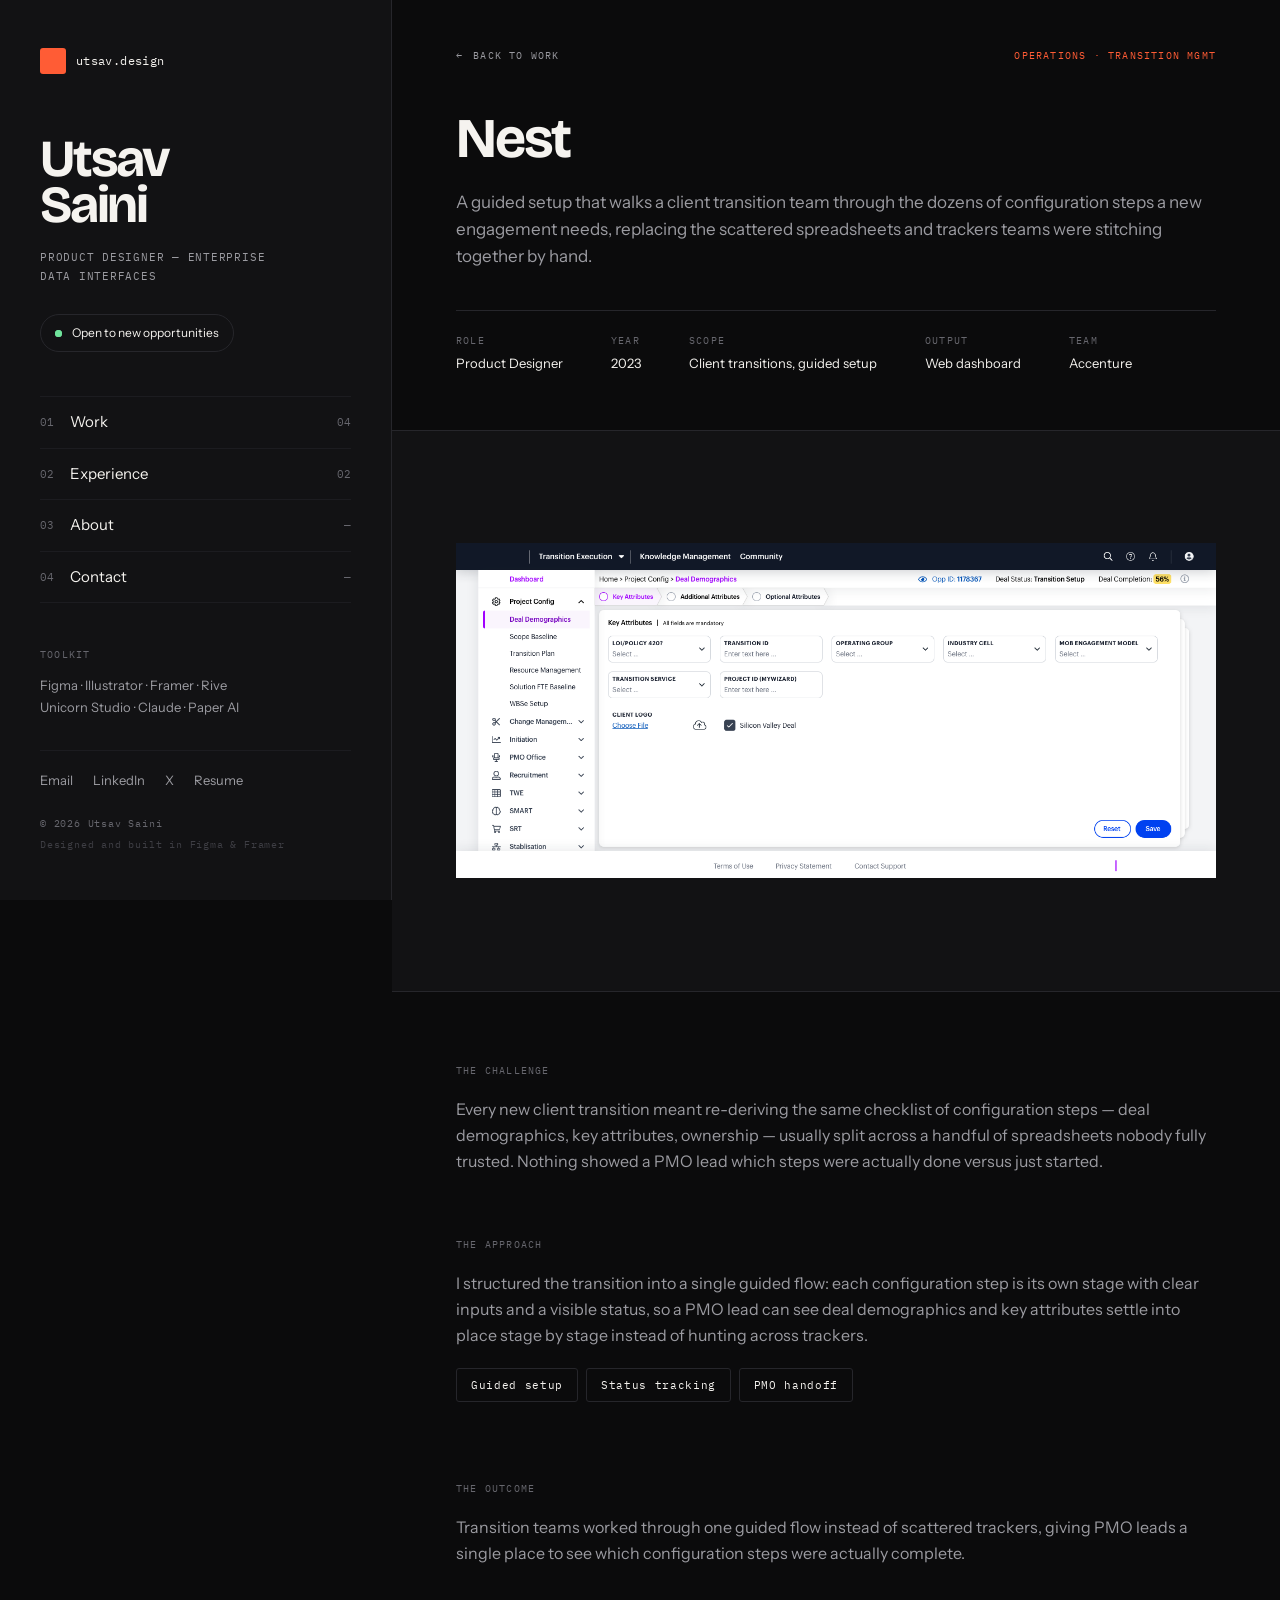
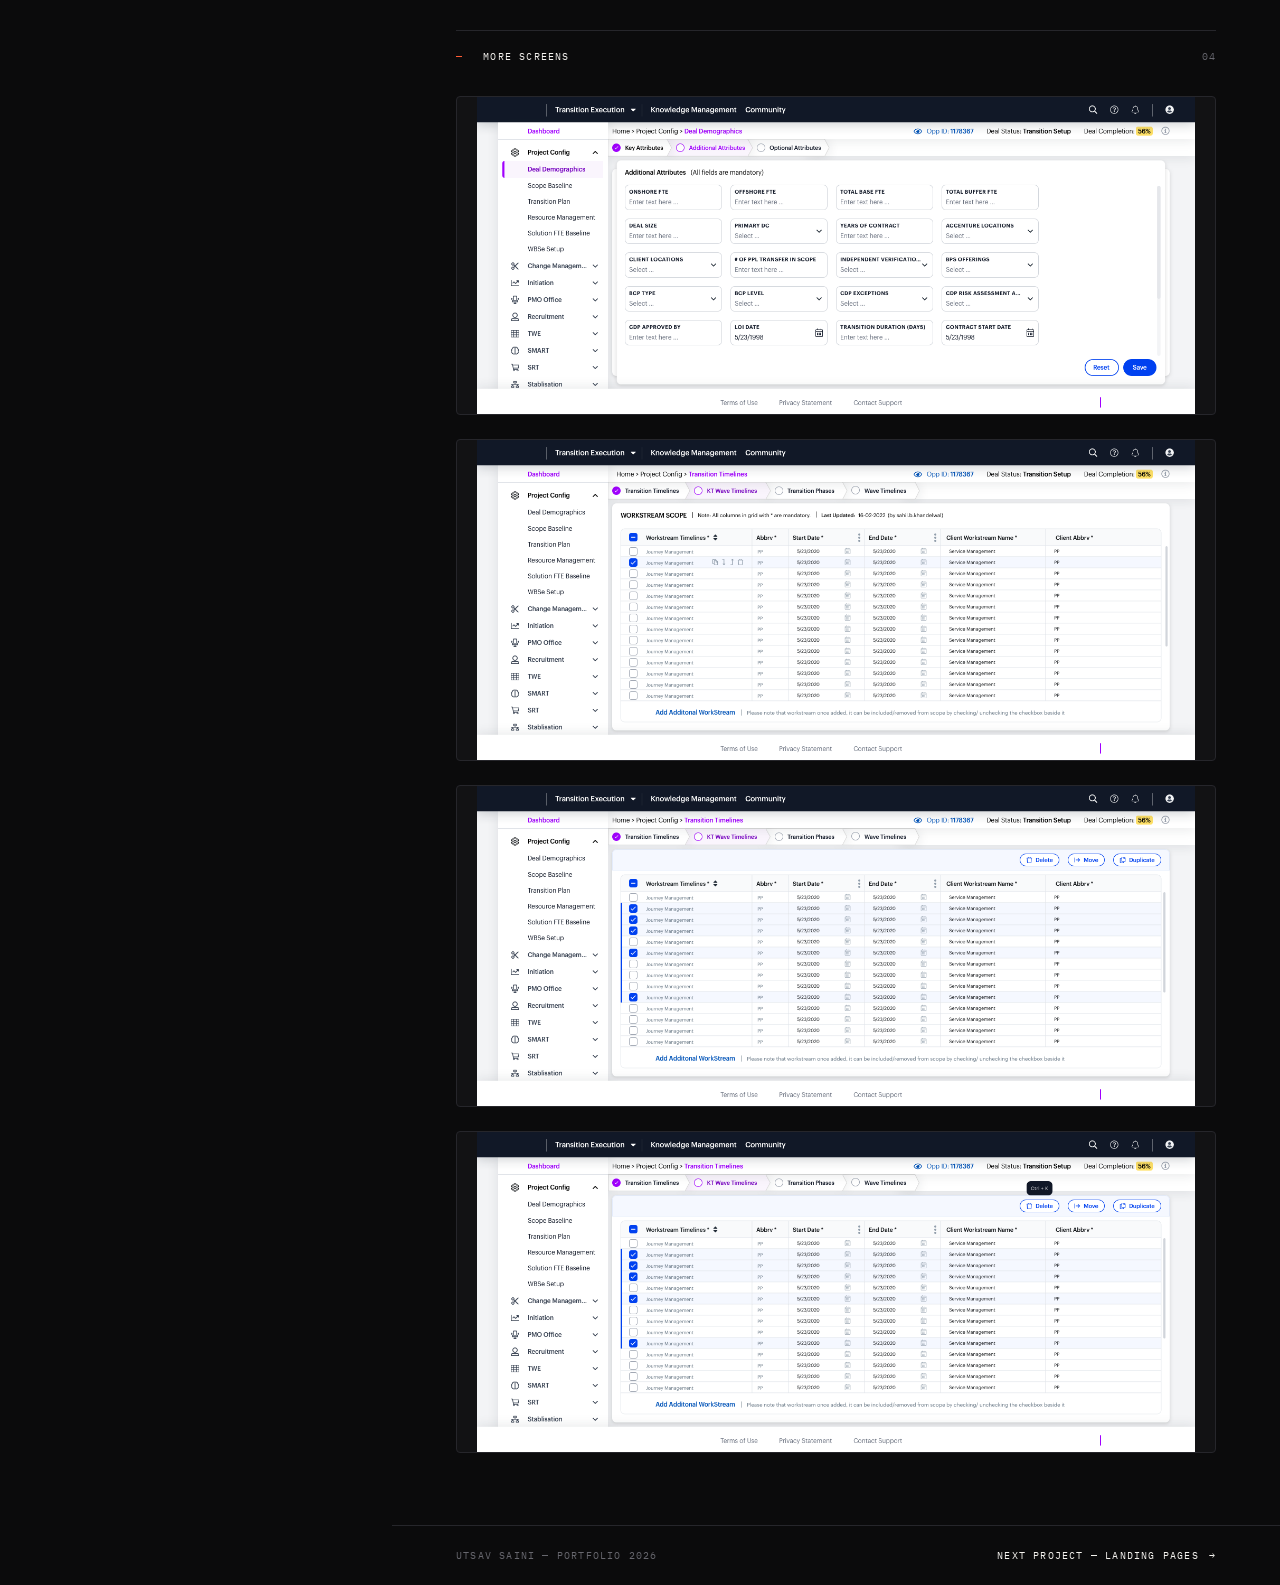
<file: nest.html>
<!DOCTYPE html>
<html lang="en">

<head>
  <meta charset="UTF-8">
  <meta name="viewport" content="width=device-width, initial-scale=1.0">
  <title>Nest — Utsav Saini</title>
  <meta name="description" content="A guided setup that walks a client transition team through the dozens of configuration steps a new engagement needs, replacing the scattered spreadsheets and trackers teams were stitching together by hand.">
  <meta name="theme-color" content="#0b0b0c">
  <link rel="icon" type="image/svg+xml" href="images/favicon.svg">
  <link rel="preconnect" href="https://fonts.googleapis.com">
  <link rel="preconnect" href="https://fonts.gstatic.com" crossorigin>
  <link
    href="https://fonts.googleapis.com/css2?family=Bricolage+Grotesque:opsz,wght@12..96,500..800&family=IBM+Plex+Mono:wght@400&family=Instrument+Sans:wght@400..700&display=swap"
    rel="stylesheet">
  <link rel="stylesheet" href="styles.css">
</head>

<body class="cs">
  <div class="shell" id="top">

    <aside class="rail">
      <div class="rail-stack">
        <div class="rail-top">
          <a class="mark" href="index.html" aria-label="utsav.design — back to top">
            <span class="mark-glyph"></span>utsav.design
          </a>
          <h1 class="name">Utsav<br>Saini</h1>
          <p class="role">Product Designer — Enterprise<br>Data Interfaces</p>
          <p class="availability"><i></i>Open to new opportunities</p>
        </div>

        <nav class="index" aria-label="Sections">
          <a href="index.html#work" data-section="work"><span class="n">01</span><span class="l">Work</span><span class="c">04</span></a>
          <a href="index.html#experience" data-section="experience"><span class="n">02</span><span class="l">Experience</span><span class="c">02</span></a>
          <a href="index.html#about" data-section="about"><span class="n">03</span><span class="l">About</span><span class="c">—</span></a>
          <a href="index.html#contact" data-section="contact"><span class="n">04</span><span class="l">Contact</span><span class="c">—</span></a>
        </nav>

        <div class="rail-bottom toolkit">
          <span class="mono">Toolkit</span>
          <p class="tools">Figma · Illustrator · Framer · Rive<br>Unicorn Studio · Claude · Paper AI</p>
          <div class="links">
            <a href="mailto:utsavsaini747@gmail.com">Email</a>
            <a href="https://www.linkedin.com/in/utsavsaini/" target="_blank" rel="noopener">LinkedIn</a>
            <a href="https://x.com/utsav_saini" target="_blank" rel="noopener">X</a>
            <a href="utsav-saini-resume.pdf" target="_blank" rel="noopener">Resume</a>
          </div>
        </div>
      </div>

      <div class="rail-foot">
        <span>© 2026 Utsav Saini</span>
        <span>Designed and built in Figma &amp; Framer</span>
      </div>
    </aside>

    <main class="content">

      <header class="cs-head">
        <div class="meta mono"><a class="back" href="index.html#work"><span class="arrow">←</span>Back to work</a><span class="domain">Operations · Transition Mgmt</span></div>
        <h1 class="cs-title">Nest</h1>
        <p class="cs-deck">A guided setup that walks a client transition team through the dozens of configuration steps a new engagement needs, replacing the scattered spreadsheets and trackers teams were stitching together by hand.</p>
        <dl class="spec-strip">
          <div><dt>ROLE</dt><dd>Product Designer</dd></div>
          <div><dt>YEAR</dt><dd>2023</dd></div>
          <div><dt>SCOPE</dt><dd>Client transitions, guided setup</dd></div>
          <div><dt>OUTPUT</dt><dd>Web dashboard</dd></div>
          <div><dt>TEAM</dt><dd>Accenture</dd></div>
        </dl>
      </header>

      <div class="cs-hero"><img src="images/Nest%20PMO%20Deal%20Demographics%20Key%20Attributes.png" alt="Nest — hero screen"></div>

      <section class="cs-body">
        <div class="cs-block"><span class="mono">The challenge</span><p>Every new client transition meant re-deriving the same checklist of configuration steps — deal demographics, key attributes, ownership — usually split across a handful of spreadsheets nobody fully trusted. Nothing showed a PMO lead which steps were actually done versus just started.</p></div>
        <div class="cs-block"><span class="mono">The approach</span><p>I structured the transition into a single guided flow: each configuration step is its own stage with clear inputs and a visible status, so a PMO lead can see deal demographics and key attributes settle into place stage by stage instead of hunting across trackers.</p><ul class="chips lg"><li>Guided setup</li><li>Status tracking</li><li>PMO handoff</li></ul></div>
        <div class="cs-block"><span class="mono">The outcome</span><p>Transition teams worked through one guided flow instead of scattered trackers, giving PMO leads a single place to see which configuration steps were actually complete.</p></div>
      </section>

      <section class="screens">
        <div class="section-head mono"><span class="num">—</span><span class="title">More screens</span><span>04</span></div>
        <div class="grid"><figure><img src="images/Nest%20PMO%20Deal%20Demographics%20Additional%20Attributes.png" alt="Nest screen 2" loading="lazy"></figure><figure><img src="images/Nest%20PMO%20Transition%20Timeline%20Tab%201%20copy%20paste%20feature%20single%20row.png" alt="Nest screen 3" loading="lazy"></figure><figure><img src="images/Nest%20PMO%20Transition%20Timeline%20Tab%201%20copy%20paste%20feature%20blue%20outline%20buttons.png" alt="Nest screen 4" loading="lazy"></figure><figure><img src="images/Nest%20PMO%20Transition%20Timeline%20Tab%201%20copy%20paste%20feature%20blue%20outline%20buttons%20hover%20keyboard%20shortcut.png" alt="Nest screen 5" loading="lazy"></figure></div>
      </section>

      <div class="mobile-foot">
        <span class="mono">Toolkit</span>
        <p class="tools">Figma · Illustrator · Framer · Rive<br>Unicorn Studio · Claude · Paper AI</p>
        <div class="links">
          <a href="mailto:utsavsaini747@gmail.com">Email</a>
          <a href="https://www.linkedin.com/in/utsavsaini/" target="_blank" rel="noopener">LinkedIn</a>
          <a href="https://x.com/utsav_saini" target="_blank" rel="noopener">X</a>
          <a href="utsav-saini-resume.pdf" target="_blank" rel="noopener">Resume</a>
        </div>
        <p class="fine"><span>© 2026 Utsav Saini</span><span>Designed and built in Figma &amp; Framer</span></p>
      </div>

      <footer class="next-bar mono">
        <span>Utsav Saini — Portfolio 2026</span>
        <a class="next-link" href="landing-pages.html">Next project — LANDING PAGES <span class="arrow">→</span></a>
      </footer>
    </main>
  </div>
  <script>
    // Scroll reveal: stagger siblings, remove the hidden state once settled
    document.documentElement.classList.add('js');
    const revealSel = '.section-head, .shot, .featured, .index-head, .project, .job, .split, .cs-block, .screens figure';
    const io = new IntersectionObserver((entries) => {
      entries.forEach((entry) => {
        if (!entry.isIntersecting) return;
        const el = entry.target;
        io.unobserve(el);
        el.classList.add('in');
        el.addEventListener('transitionend', (e) => {
          if (e.propertyName !== 'opacity') return;
          el.classList.remove('reveal', 'in');
          el.style.removeProperty('--d');
        });
      });
    }, { rootMargin: '0px 0px -8% 0px', threshold: 0.08 });
    document.querySelectorAll(revealSel).forEach((el) => {
      const sibs = [...el.parentElement.children].filter((c) => c.matches(revealSel));
      el.style.setProperty('--d', `${Math.min(sibs.indexOf(el), 4) * 60}ms`);
      el.classList.add('reveal');
      io.observe(el);
    });
  </script>
</body>

</html>
</file>
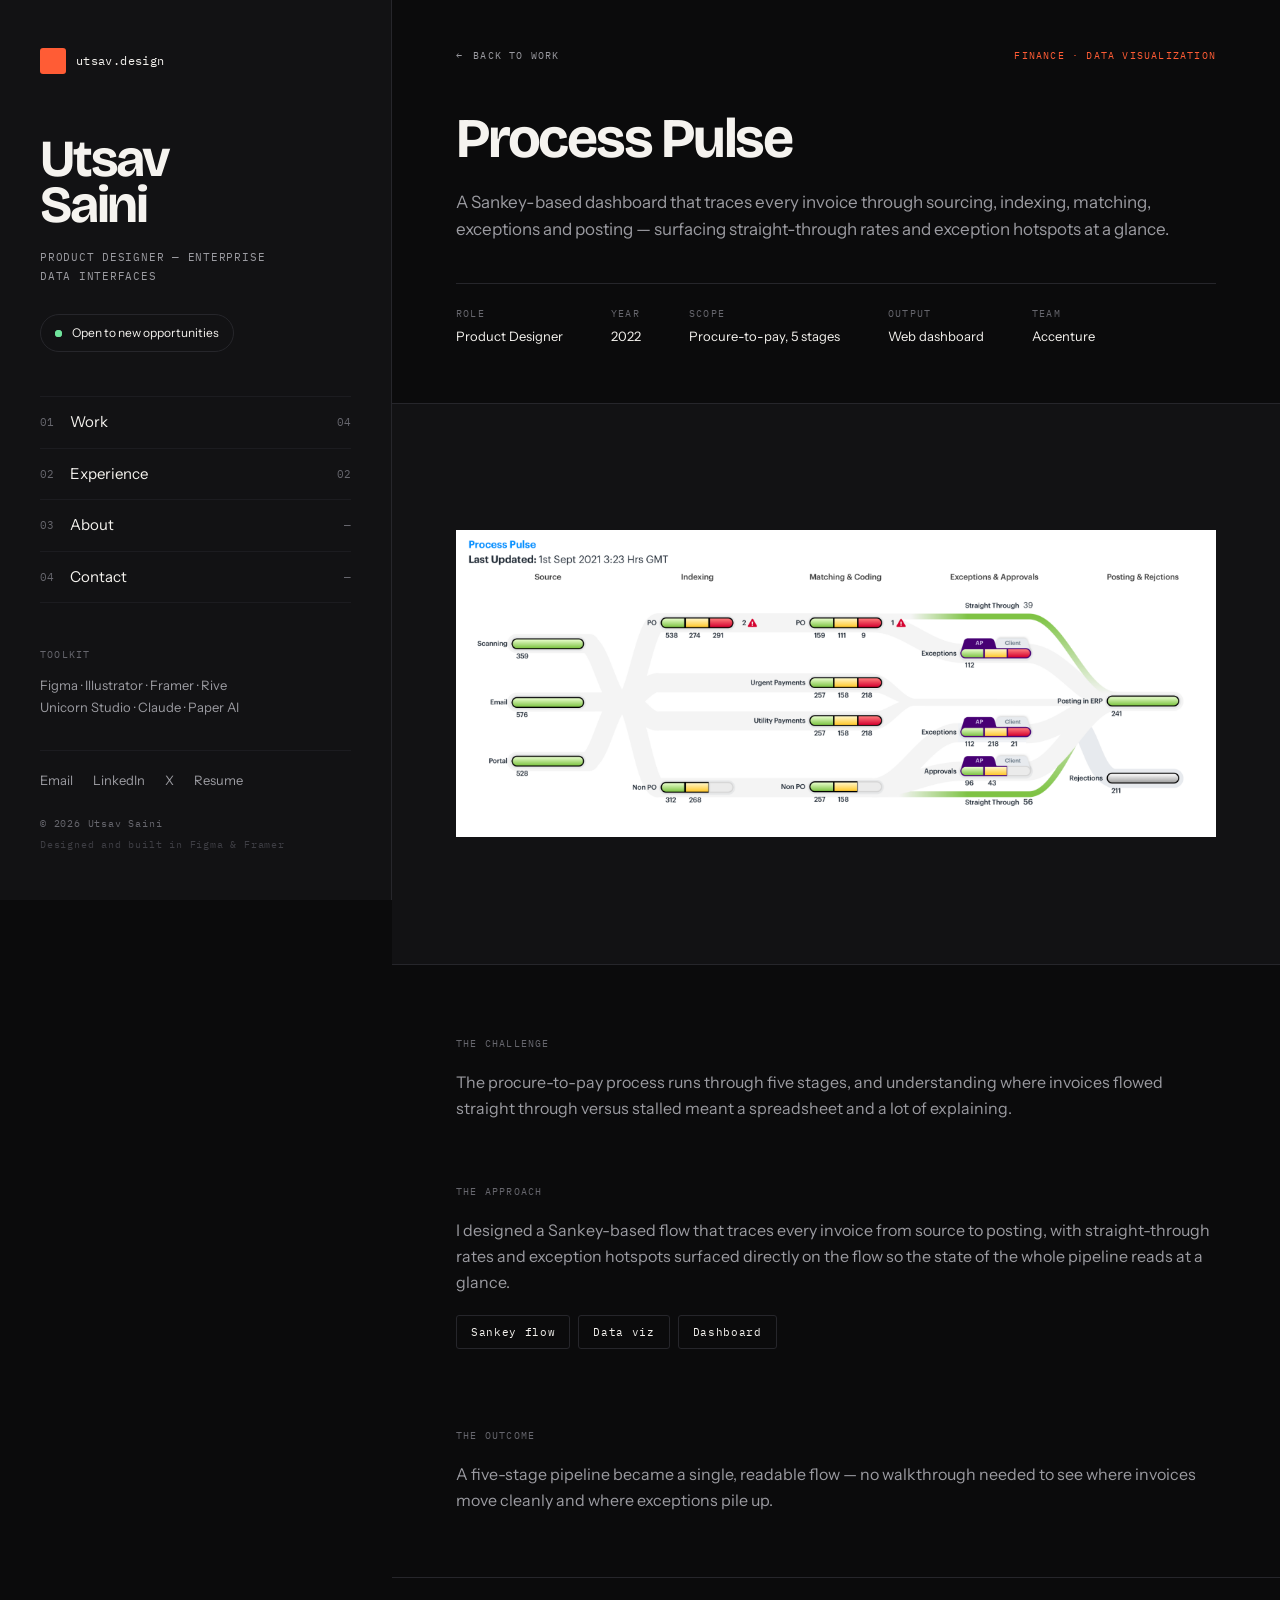
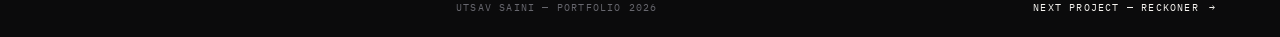
<file: process-pulse.html>
<!DOCTYPE html>
<html lang="en">

<head>
  <meta charset="UTF-8">
  <meta name="viewport" content="width=device-width, initial-scale=1.0">
  <title>Process Pulse — Utsav Saini</title>
  <meta name="description" content="A Sankey-based dashboard that traces every invoice through sourcing, indexing, matching, exceptions and posting — surfacing straight-through rates and exception hotspots at a glance.">
  <meta name="theme-color" content="#0b0b0c">
  <link rel="icon" type="image/svg+xml" href="images/favicon.svg">
  <link rel="preconnect" href="https://fonts.googleapis.com">
  <link rel="preconnect" href="https://fonts.gstatic.com" crossorigin>
  <link
    href="https://fonts.googleapis.com/css2?family=Bricolage+Grotesque:opsz,wght@12..96,500..800&family=IBM+Plex+Mono:wght@400&family=Instrument+Sans:wght@400..700&display=swap"
    rel="stylesheet">
  <link rel="stylesheet" href="styles.css">
</head>

<body class="cs">
  <div class="shell" id="top">

    <aside class="rail">
      <div class="rail-stack">
        <div class="rail-top">
          <a class="mark" href="index.html" aria-label="utsav.design — back to top">
            <span class="mark-glyph"></span>utsav.design
          </a>
          <h1 class="name">Utsav<br>Saini</h1>
          <p class="role">Product Designer — Enterprise<br>Data Interfaces</p>
          <p class="availability"><i></i>Open to new opportunities</p>
        </div>

        <nav class="index" aria-label="Sections">
          <a href="index.html#work" data-section="work"><span class="n">01</span><span class="l">Work</span><span class="c">04</span></a>
          <a href="index.html#experience" data-section="experience"><span class="n">02</span><span class="l">Experience</span><span class="c">02</span></a>
          <a href="index.html#about" data-section="about"><span class="n">03</span><span class="l">About</span><span class="c">—</span></a>
          <a href="index.html#contact" data-section="contact"><span class="n">04</span><span class="l">Contact</span><span class="c">—</span></a>
        </nav>

        <div class="rail-bottom toolkit">
          <span class="mono">Toolkit</span>
          <p class="tools">Figma · Illustrator · Framer · Rive<br>Unicorn Studio · Claude · Paper AI</p>
          <div class="links">
            <a href="mailto:utsavsaini747@gmail.com">Email</a>
            <a href="https://www.linkedin.com/in/utsavsaini/" target="_blank" rel="noopener">LinkedIn</a>
            <a href="https://x.com/utsav_saini" target="_blank" rel="noopener">X</a>
            <a href="utsav-saini-resume.pdf" target="_blank" rel="noopener">Resume</a>
          </div>
        </div>
      </div>

      <div class="rail-foot">
        <span>© 2026 Utsav Saini</span>
        <span>Designed and built in Figma &amp; Framer</span>
      </div>
    </aside>

    <main class="content">

      <header class="cs-head">
        <div class="meta mono"><a class="back" href="index.html#work"><span class="arrow">←</span>Back to work</a><span class="domain">Finance · Data Visualization</span></div>
        <h1 class="cs-title">Process Pulse</h1>
        <p class="cs-deck">A Sankey-based dashboard that traces every invoice through sourcing, indexing, matching, exceptions and posting — surfacing straight-through rates and exception hotspots at a glance.</p>
        <dl class="spec-strip">
          <div><dt>ROLE</dt><dd>Product Designer</dd></div>
          <div><dt>YEAR</dt><dd>2022</dd></div>
          <div><dt>SCOPE</dt><dd>Procure-to-pay, 5 stages</dd></div>
          <div><dt>OUTPUT</dt><dd>Web dashboard</dd></div>
          <div><dt>TEAM</dt><dd>Accenture</dd></div>
        </dl>
      </header>

      <div class="cs-hero"><img src="images/PTP%20Process%20Pulse.png" alt="Process Pulse — hero screen"></div>

      <section class="cs-body">
        <div class="cs-block"><span class="mono">The challenge</span><p>The procure-to-pay process runs through five stages, and understanding where invoices flowed straight through versus stalled meant a spreadsheet and a lot of explaining.</p></div>
        <div class="cs-block"><span class="mono">The approach</span><p>I designed a Sankey-based flow that traces every invoice from source to posting, with straight-through rates and exception hotspots surfaced directly on the flow so the state of the whole pipeline reads at a glance.</p><ul class="chips lg"><li>Sankey flow</li><li>Data viz</li><li>Dashboard</li></ul></div>
        <div class="cs-block"><span class="mono">The outcome</span><p>A five-stage pipeline became a single, readable flow — no walkthrough needed to see where invoices move cleanly and where exceptions pile up.</p></div>
      </section>


      <div class="mobile-foot">
        <span class="mono">Toolkit</span>
        <p class="tools">Figma · Illustrator · Framer · Rive<br>Unicorn Studio · Claude · Paper AI</p>
        <div class="links">
          <a href="mailto:utsavsaini747@gmail.com">Email</a>
          <a href="https://www.linkedin.com/in/utsavsaini/" target="_blank" rel="noopener">LinkedIn</a>
          <a href="https://x.com/utsav_saini" target="_blank" rel="noopener">X</a>
          <a href="utsav-saini-resume.pdf" target="_blank" rel="noopener">Resume</a>
        </div>
        <p class="fine"><span>© 2026 Utsav Saini</span><span>Designed and built in Figma &amp; Framer</span></p>
      </div>

      <footer class="next-bar mono">
        <span>Utsav Saini — Portfolio 2026</span>
        <a class="next-link" href="reckoner.html">Next project — RECKONER <span class="arrow">→</span></a>
      </footer>
    </main>
  </div>
  <script>
    // Scroll reveal: stagger siblings, remove the hidden state once settled
    document.documentElement.classList.add('js');
    const revealSel = '.section-head, .shot, .featured, .index-head, .project, .job, .split, .cs-block, .screens figure';
    const io = new IntersectionObserver((entries) => {
      entries.forEach((entry) => {
        if (!entry.isIntersecting) return;
        const el = entry.target;
        io.unobserve(el);
        el.classList.add('in');
        el.addEventListener('transitionend', (e) => {
          if (e.propertyName !== 'opacity') return;
          el.classList.remove('reveal', 'in');
          el.style.removeProperty('--d');
        });
      });
    }, { rootMargin: '0px 0px -8% 0px', threshold: 0.08 });
    document.querySelectorAll(revealSel).forEach((el) => {
      const sibs = [...el.parentElement.children].filter((c) => c.matches(revealSel));
      el.style.setProperty('--d', `${Math.min(sibs.indexOf(el), 4) * 60}ms`);
      el.classList.add('reveal');
      io.observe(el);
    });
  </script>
</body>

</html>
</file>
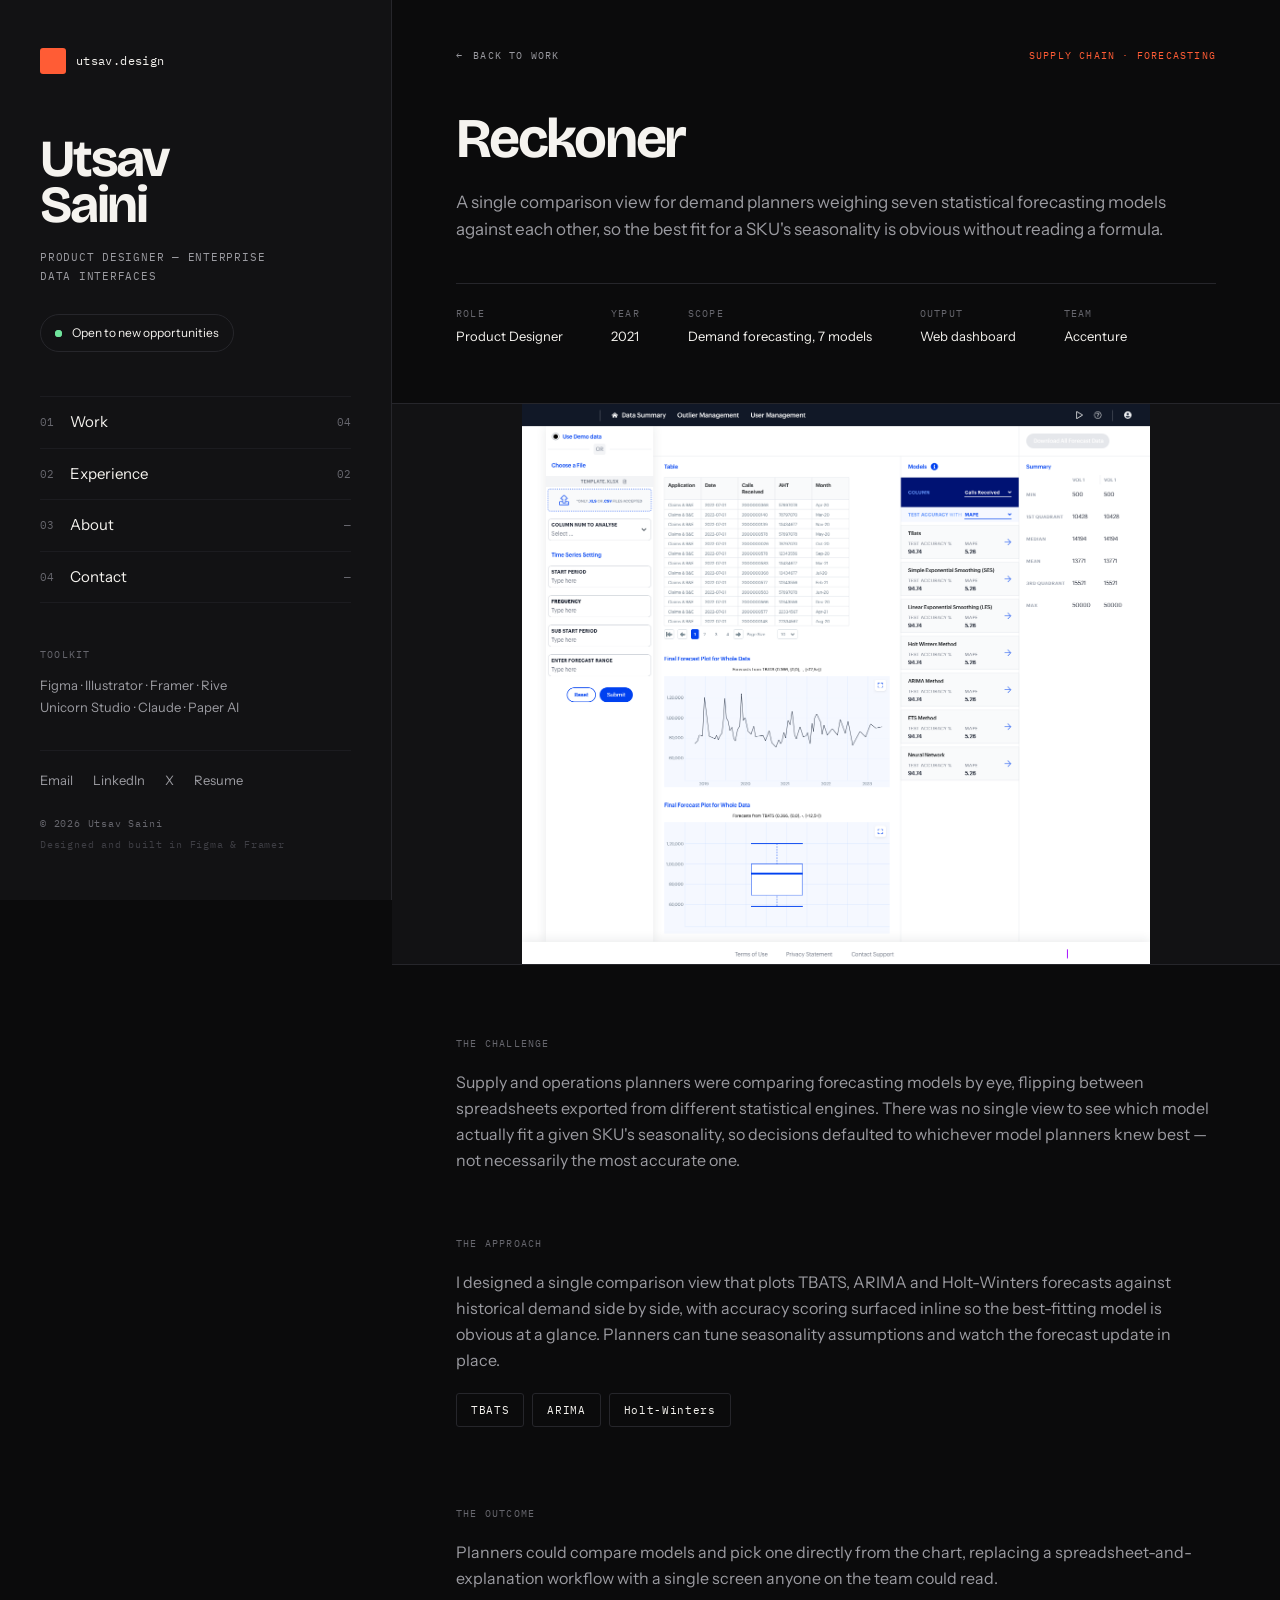
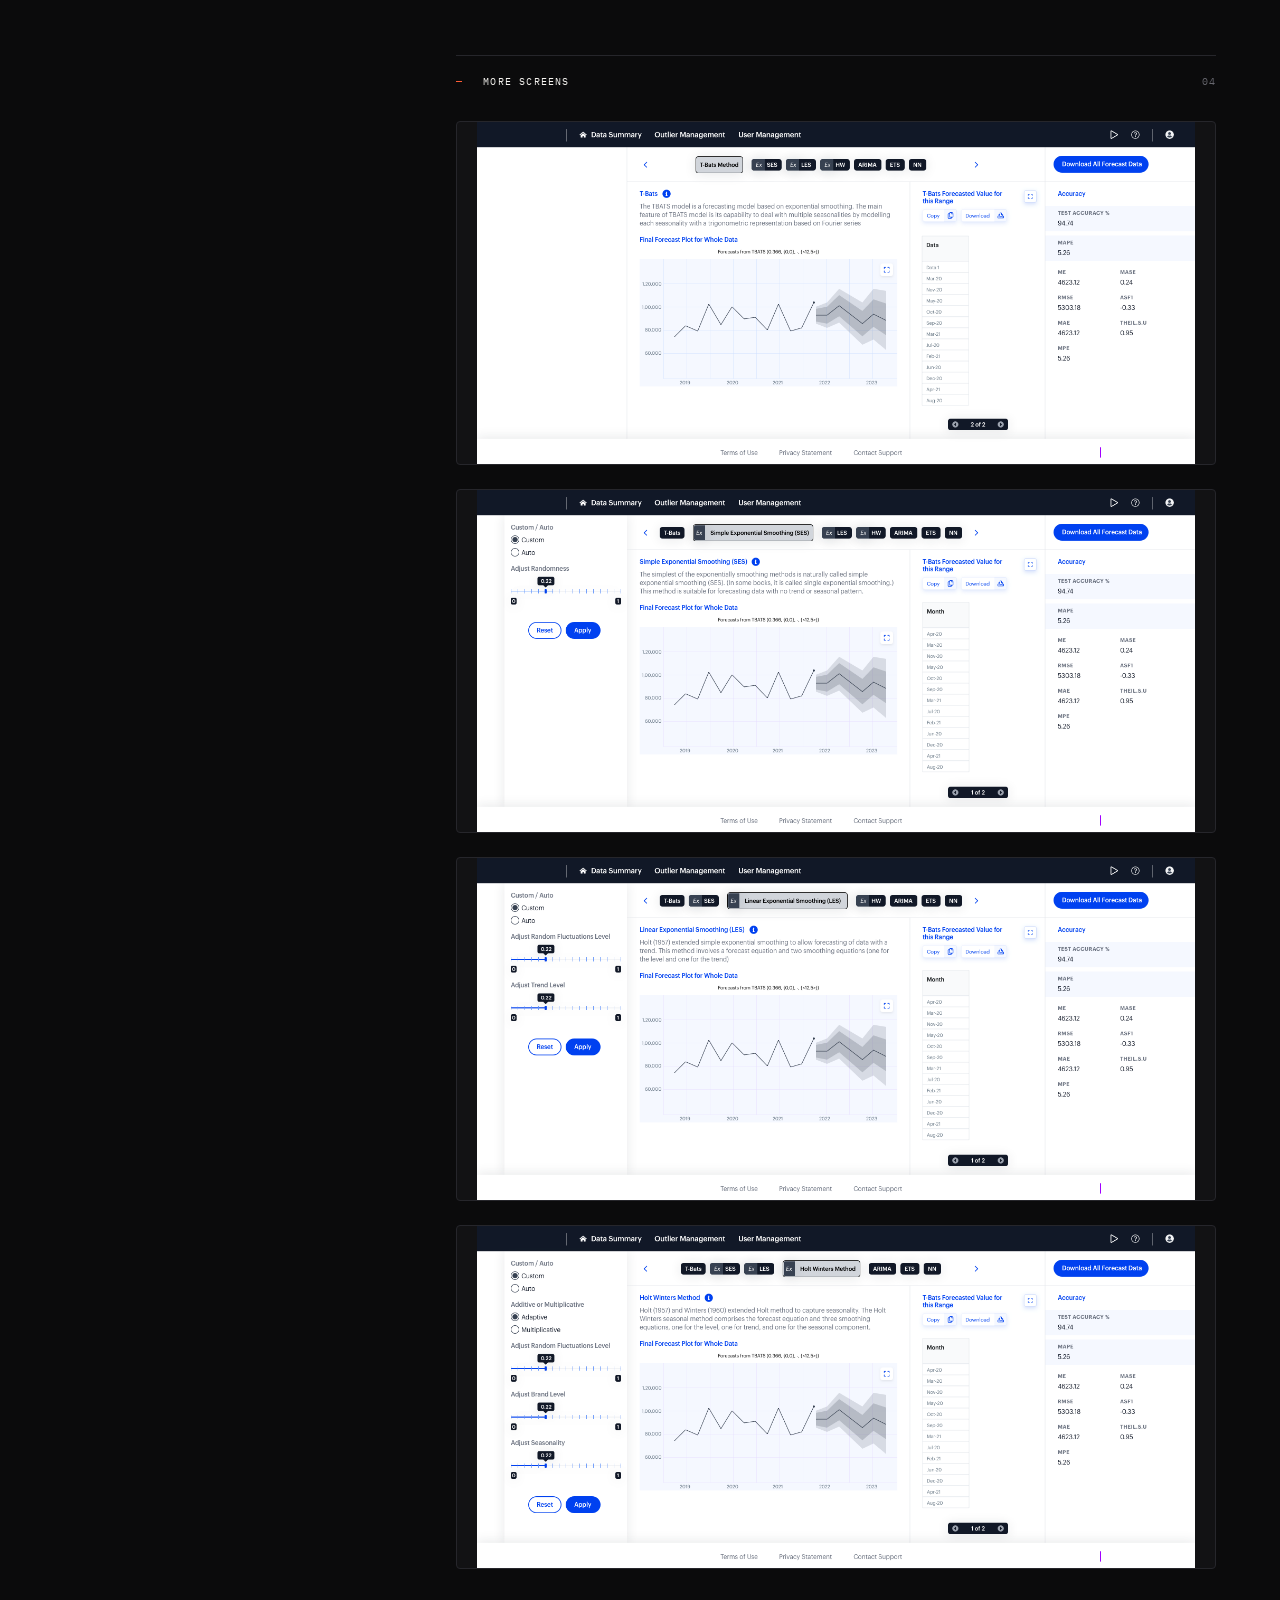
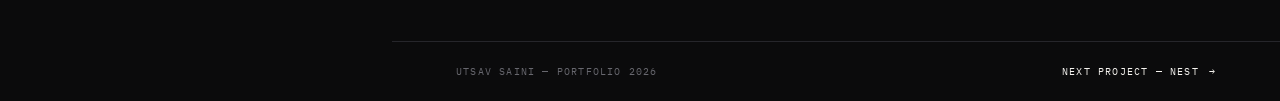
<file: reckoner.html>
<!DOCTYPE html>
<html lang="en">

<head>
  <meta charset="UTF-8">
  <meta name="viewport" content="width=device-width, initial-scale=1.0">
  <title>Reckoner — Utsav Saini</title>
  <meta name="description" content="A single comparison view for demand planners weighing seven statistical forecasting models against each other, so the best fit for a SKU's seasonality is obvious without reading a formula.">
  <meta name="theme-color" content="#0b0b0c">
  <link rel="icon" type="image/svg+xml" href="images/favicon.svg">
  <link rel="preconnect" href="https://fonts.googleapis.com">
  <link rel="preconnect" href="https://fonts.gstatic.com" crossorigin>
  <link
    href="https://fonts.googleapis.com/css2?family=Bricolage+Grotesque:opsz,wght@12..96,500..800&family=IBM+Plex+Mono:wght@400&family=Instrument+Sans:wght@400..700&display=swap"
    rel="stylesheet">
  <link rel="stylesheet" href="styles.css">
</head>

<body class="cs">
  <div class="shell" id="top">

    <aside class="rail">
      <div class="rail-stack">
        <div class="rail-top">
          <a class="mark" href="index.html" aria-label="utsav.design — back to top">
            <span class="mark-glyph"></span>utsav.design
          </a>
          <h1 class="name">Utsav<br>Saini</h1>
          <p class="role">Product Designer — Enterprise<br>Data Interfaces</p>
          <p class="availability"><i></i>Open to new opportunities</p>
        </div>

        <nav class="index" aria-label="Sections">
          <a href="index.html#work" data-section="work"><span class="n">01</span><span class="l">Work</span><span class="c">04</span></a>
          <a href="index.html#experience" data-section="experience"><span class="n">02</span><span class="l">Experience</span><span class="c">02</span></a>
          <a href="index.html#about" data-section="about"><span class="n">03</span><span class="l">About</span><span class="c">—</span></a>
          <a href="index.html#contact" data-section="contact"><span class="n">04</span><span class="l">Contact</span><span class="c">—</span></a>
        </nav>

        <div class="rail-bottom toolkit">
          <span class="mono">Toolkit</span>
          <p class="tools">Figma · Illustrator · Framer · Rive<br>Unicorn Studio · Claude · Paper AI</p>
          <div class="links">
            <a href="mailto:utsavsaini747@gmail.com">Email</a>
            <a href="https://www.linkedin.com/in/utsavsaini/" target="_blank" rel="noopener">LinkedIn</a>
            <a href="https://x.com/utsav_saini" target="_blank" rel="noopener">X</a>
            <a href="utsav-saini-resume.pdf" target="_blank" rel="noopener">Resume</a>
          </div>
        </div>
      </div>

      <div class="rail-foot">
        <span>© 2026 Utsav Saini</span>
        <span>Designed and built in Figma &amp; Framer</span>
      </div>
    </aside>

    <main class="content">

      <header class="cs-head">
        <div class="meta mono"><a class="back" href="index.html#work"><span class="arrow">←</span>Back to work</a><span class="domain">Supply Chain · Forecasting</span></div>
        <h1 class="cs-title">Reckoner</h1>
        <p class="cs-deck">A single comparison view for demand planners weighing seven statistical forecasting models against each other, so the best fit for a SKU's seasonality is obvious without reading a formula.</p>
        <dl class="spec-strip">
          <div><dt>ROLE</dt><dd>Product Designer</dd></div>
          <div><dt>YEAR</dt><dd>2021</dd></div>
          <div><dt>SCOPE</dt><dd>Demand forecasting, 7 models</dd></div>
          <div><dt>OUTPUT</dt><dd>Web dashboard</dd></div>
          <div><dt>TEAM</dt><dd>Accenture</dd></div>
        </dl>
      </header>

      <div class="cs-hero"><img src="images/Reckoner%20Data%20Summary%2001.png" alt="Reckoner — hero screen"></div>

      <section class="cs-body">
        <div class="cs-block"><span class="mono">The challenge</span><p>Supply and operations planners were comparing forecasting models by eye, flipping between spreadsheets exported from different statistical engines. There was no single view to see which model actually fit a given SKU's seasonality, so decisions defaulted to whichever model planners knew best — not necessarily the most accurate one.</p></div>
        <div class="cs-block"><span class="mono">The approach</span><p>I designed a single comparison view that plots TBATS, ARIMA and Holt-Winters forecasts against historical demand side by side, with accuracy scoring surfaced inline so the best-fitting model is obvious at a glance. Planners can tune seasonality assumptions and watch the forecast update in place.</p><ul class="chips lg"><li>TBATS</li><li>ARIMA</li><li>Holt-Winters</li></ul></div>
        <div class="cs-block"><span class="mono">The outcome</span><p>Planners could compare models and pick one directly from the chart, replacing a spreadsheet-and-explanation workflow with a single screen anyone on the team could read.</p></div>
      </section>

      <section class="screens">
        <div class="section-head mono"><span class="num">—</span><span class="title">More screens</span><span>04</span></div>
        <div class="grid"><figure><img src="images/Reckoner%20Model%20Tbats.png" alt="Reckoner screen 2" loading="lazy"></figure><figure><img src="images/Reckoner%20Model%20Ex%20SES.png" alt="Reckoner screen 3" loading="lazy"></figure><figure><img src="images/Reckoner%20Model%20Ex%20LES.png" alt="Reckoner screen 4" loading="lazy"></figure><figure><img src="images/Reckoner%20Model%20Ex%20HW.png" alt="Reckoner screen 5" loading="lazy"></figure></div>
      </section>

      <div class="mobile-foot">
        <span class="mono">Toolkit</span>
        <p class="tools">Figma · Illustrator · Framer · Rive<br>Unicorn Studio · Claude · Paper AI</p>
        <div class="links">
          <a href="mailto:utsavsaini747@gmail.com">Email</a>
          <a href="https://www.linkedin.com/in/utsavsaini/" target="_blank" rel="noopener">LinkedIn</a>
          <a href="https://x.com/utsav_saini" target="_blank" rel="noopener">X</a>
          <a href="utsav-saini-resume.pdf" target="_blank" rel="noopener">Resume</a>
        </div>
        <p class="fine"><span>© 2026 Utsav Saini</span><span>Designed and built in Figma &amp; Framer</span></p>
      </div>

      <footer class="next-bar mono">
        <span>Utsav Saini — Portfolio 2026</span>
        <a class="next-link" href="nest.html">Next project — NEST <span class="arrow">→</span></a>
      </footer>
    </main>
  </div>
  <script>
    // Scroll reveal: stagger siblings, remove the hidden state once settled
    document.documentElement.classList.add('js');
    const revealSel = '.section-head, .shot, .featured, .index-head, .project, .job, .split, .cs-block, .screens figure';
    const io = new IntersectionObserver((entries) => {
      entries.forEach((entry) => {
        if (!entry.isIntersecting) return;
        const el = entry.target;
        io.unobserve(el);
        el.classList.add('in');
        el.addEventListener('transitionend', (e) => {
          if (e.propertyName !== 'opacity') return;
          el.classList.remove('reveal', 'in');
          el.style.removeProperty('--d');
        });
      });
    }, { rootMargin: '0px 0px -8% 0px', threshold: 0.08 });
    document.querySelectorAll(revealSel).forEach((el) => {
      const sibs = [...el.parentElement.children].filter((c) => c.matches(revealSel));
      el.style.setProperty('--d', `${Math.min(sibs.indexOf(el), 4) * 60}ms`);
      el.classList.add('reveal');
      io.observe(el);
    });
  </script>
</body>

</html>
</file>
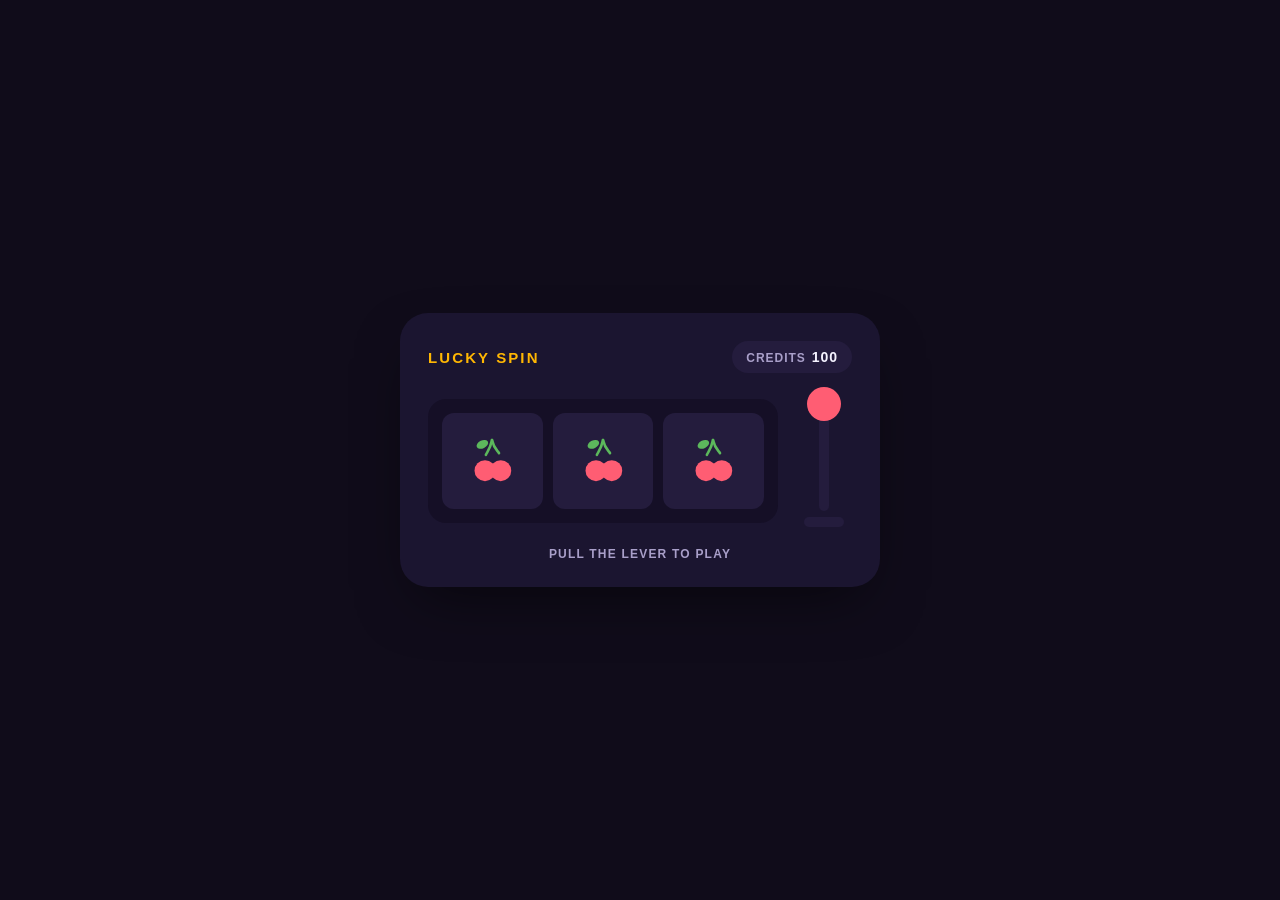
<file: slot-machine.html>
<!DOCTYPE html>
<html lang="en">
<head>
<meta charset="UTF-8">
<meta name="viewport" content="width=device-width, initial-scale=1.0">
<title>Slot Machine</title>
<style>
  :root {
    --bg: #100c1a;
    --panel: #1b1530;
    --panel-soft: #241c3d;
    --window-bg: #150f26;
    --accent: #ffb703;
    --accent-2: #ff5d73;
    --win: #4cc9f0;
    --text: #f5f3ff;
    --text-dim: #a99fc9;
    --cell: 96px;
  }

  * { box-sizing: border-box; }

  html, body {
    height: 100%;
    margin: 0;
  }

  body {
    background: var(--bg);
    color: var(--text);
    font-family: -apple-system, BlinkMacSystemFont, "Segoe UI", Roboto, sans-serif;
    display: flex;
    align-items: center;
    justify-content: center;
    min-height: 100vh;
  }

  .stage {
    padding: 32px 16px;
  }

  .slot-machine {
    width: min(92vw, 480px);
    background: var(--panel);
    border-radius: 28px;
    padding: 28px 28px 24px;
    box-shadow: 0 24px 60px -20px rgba(0, 0, 0, 0.6);
    user-select: none;
  }

  .sm-header {
    display: flex;
    align-items: center;
    justify-content: space-between;
    margin-bottom: 22px;
  }

  .sm-title {
    font-size: 15px;
    font-weight: 800;
    letter-spacing: 0.14em;
    color: var(--accent);
  }

  .sm-credits {
    font-size: 12px;
    font-weight: 700;
    letter-spacing: 0.08em;
    color: var(--text-dim);
    background: var(--panel-soft);
    padding: 8px 14px;
    border-radius: 999px;
    display: flex;
    gap: 6px;
    align-items: baseline;
  }

  #creditsValue {
    color: var(--text);
    font-size: 14px;
    transition: transform 0.2s ease;
  }

  #creditsValue.bump {
    transform: scale(1.25);
    color: var(--win);
  }

  .sm-body {
    display: flex;
    align-items: center;
    gap: 18px;
  }

  .reels {
    position: relative;
    flex: 1;
    display: flex;
    gap: 10px;
    background: var(--window-bg);
    border-radius: 18px;
    padding: 14px;
  }

  .reel-window {
    flex: 1;
    height: var(--cell);
    overflow: hidden;
    border-radius: 12px;
    background: var(--panel-soft);
    position: relative;
  }

  .reel-strip {
    will-change: transform;
    filter: blur(0px);
    transition: filter 0.25s ease;
  }

  .reel-strip.spinning {
    filter: blur(6px);
  }

  .symbol {
    height: var(--cell);
    display: flex;
    align-items: center;
    justify-content: center;
  }

  .symbol svg {
    width: 56px;
    height: 56px;
  }

  .reel-window.win {
    box-shadow: inset 0 0 0 2px var(--win);
  }

  /* Lever */
  .lever {
    width: 56px;
    display: flex;
    flex-direction: column;
    align-items: center;
    cursor: pointer;
    outline: none;
    touch-action: none;
  }

  .lever-track {
    width: 10px;
    height: 116px;
    background: var(--panel-soft);
    border-radius: 999px;
    display: flex;
    align-items: flex-start;
    justify-content: center;
    position: relative;
  }

  .lever-handle {
    width: 34px;
    height: 34px;
    border-radius: 50%;
    background: var(--accent-2);
    position: absolute;
    top: -8px;
    left: 50%;
    transform: translate(-50%, 0);
    transition: transform 0.35s cubic-bezier(0.34, 1.56, 0.64, 1), background 0.2s ease;
  }

  .lever-handle.dragging {
    transition: background 0.2s ease;
  }

  .lever:focus-visible .lever-handle {
    box-shadow: 0 0 0 3px var(--win);
  }

  .lever.disabled {
    opacity: 0.45;
    cursor: not-allowed;
  }

  .lever-base {
    width: 40px;
    height: 10px;
    background: var(--panel-soft);
    border-radius: 6px;
    margin-top: 6px;
  }

  .sm-footer {
    margin-top: 20px;
    display: flex;
    flex-direction: column;
    align-items: center;
    gap: 10px;
  }

  .sm-message {
    font-size: 12px;
    font-weight: 700;
    letter-spacing: 0.1em;
    color: var(--text-dim);
    text-align: center;
    min-height: 16px;
    transition: color 0.2s ease;
  }

  .sm-message.pop {
    animation: pop 0.35s ease;
  }

  .sm-message.win-text {
    color: var(--win);
  }

  .sm-message.lose-text {
    color: var(--accent-2);
  }

  @keyframes pop {
    0% { transform: scale(0.85); opacity: 0; }
    60% { transform: scale(1.08); opacity: 1; }
    100% { transform: scale(1); }
  }

  .sm-refill {
    background: var(--accent);
    color: #1b1530;
    border: none;
    font-weight: 800;
    font-size: 12px;
    letter-spacing: 0.06em;
    padding: 10px 18px;
    border-radius: 999px;
    cursor: pointer;
    transition: transform 0.15s ease, background 0.15s ease;
  }

  .sm-refill:hover {
    transform: translateY(-1px);
    background: #ffc93c;
  }

  .sm-refill:active {
    transform: translateY(0);
  }

  @keyframes shake {
    0%, 100% { transform: translateX(0); }
    25% { transform: translateX(-4px); }
    75% { transform: translateX(4px); }
  }

  .shake {
    animation: shake 0.3s ease;
  }

  @media (max-width: 420px) {
    :root { --cell: 76px; }
    .symbol svg { width: 44px; height: 44px; }
    .lever { width: 44px; }
    .lever-track { height: 96px; }
  }
</style>
</head>
<body>

  <div class="stage">
    <div class="slot-machine" id="slotMachine">
      <div class="sm-header">
        <span class="sm-title">LUCKY SPIN</span>
        <div class="sm-credits">CREDITS <span id="creditsValue">100</span></div>
      </div>

      <div class="sm-body">
        <div class="reels" id="reels">
          <div class="reel-window" data-reel="0"><div class="reel-strip" id="strip0"></div></div>
          <div class="reel-window" data-reel="1"><div class="reel-strip" id="strip1"></div></div>
          <div class="reel-window" data-reel="2"><div class="reel-strip" id="strip2"></div></div>
        </div>

        <div class="lever" id="lever" tabindex="0" role="button" aria-label="Pull lever to spin">
          <div class="lever-track">
            <div class="lever-handle" id="leverHandle"></div>
          </div>
          <div class="lever-base"></div>
        </div>
      </div>

      <div class="sm-footer">
        <div class="sm-message" id="message">PULL THE LEVER TO PLAY</div>
        <button class="sm-refill" id="refillBtn" hidden>REFILL CREDITS</button>
      </div>
    </div>
  </div>

<script>
(function () {
  const CELL = getCellSize();
  const SPIN_COST = 10;
  const TWO_MATCH_PAYOUT = 20;
  const JACKPOT_PAYOUT = 100;
  const REPEATS = 6;

  function getCellSize() {
    return window.matchMedia('(max-width: 420px)').matches ? 76 : 96;
  }

  const SYMBOLS = [
    {
      id: 'cherry',
      svg: `<svg viewBox="0 0 64 64">
        <path d="M32 8 C30 18, 27 21, 25 25" stroke="#5cb85c" stroke-width="3" fill="none" stroke-linecap="round"/>
        <path d="M32 8 C34 17, 37 19, 40 23" stroke="#5cb85c" stroke-width="3" fill="none" stroke-linecap="round"/>
        <ellipse cx="21" cy="13" rx="7" ry="4.5" fill="#5cb85c" transform="rotate(-25 21 13)"/>
        <circle cx="24" cy="43" r="12" fill="#ff5d73"/>
        <circle cx="42" cy="43" r="12" fill="#ff5d73"/>
      </svg>`
    },
    {
      id: 'lemon',
      svg: `<svg viewBox="0 0 64 64">
        <ellipse cx="32" cy="32" rx="21" ry="14" fill="#ffd60a" transform="rotate(35 32 32)"/>
      </svg>`
    },
    {
      id: 'grape',
      svg: `<svg viewBox="0 0 64 64">
        <path d="M32 6 L32 16" stroke="#5cb85c" stroke-width="3" stroke-linecap="round"/>
        <circle cx="32" cy="20" r="7" fill="#9b5de5"/>
        <circle cx="22" cy="30" r="7" fill="#9b5de5"/>
        <circle cx="42" cy="30" r="7" fill="#9b5de5"/>
        <circle cx="27" cy="42" r="7" fill="#9b5de5"/>
        <circle cx="37" cy="42" r="7" fill="#9b5de5"/>
        <circle cx="32" cy="52" r="7" fill="#9b5de5"/>
      </svg>`
    },
    {
      id: 'bell',
      svg: `<svg viewBox="0 0 64 64">
        <path d="M32 10c-2 0-3.5 1.6-3.5 3.6v1.2C22 16.6 18 22.4 18 29.4V40l-4 6h36l-4-6V29.4c0-7-4-12.8-10.5-14.6v-1.2C35.5 11.6 34 10 32 10z" fill="#ffb703"/>
        <circle cx="32" cy="50" r="4.5" fill="#7a4e00"/>
      </svg>`
    },
    {
      id: 'star',
      svg: `<svg viewBox="0 0 64 64">
        <polygon points="32,6 39,24 58,24 43,36 48,55 32,44 16,55 21,36 6,24 25,24"
          fill="#4cc9f0"/>
      </svg>`
    },
    {
      id: 'diamond',
      svg: `<svg viewBox="0 0 64 64">
        <polygon points="32,8 52,32 32,56 12,32" fill="#f72585"/>
      </svg>`
    },
    {
      id: 'seven',
      svg: `<svg viewBox="0 0 64 64">
        <text x="32" y="46" font-family="Arial, sans-serif" font-weight="800" font-size="42"
          text-anchor="middle" fill="#f5f3ff">7</text>
      </svg>`
    }
  ];

  const strips = [
    document.getElementById('strip0'),
    document.getElementById('strip1'),
    document.getElementById('strip2')
  ];
  const windows = document.querySelectorAll('.reel-window');
  const messageEl = document.getElementById('message');
  const creditsEl = document.getElementById('creditsValue');
  const refillBtn = document.getElementById('refillBtn');
  const lever = document.getElementById('lever');
  const leverHandle = document.getElementById('leverHandle');
  const leverTrack = lever.querySelector('.lever-track');

  let credits = 100;
  let spinning = false;
  let positions = [0, 0, 0];

  strips.forEach(buildStrip);
  setAllPositions(false);

  function buildStrip(el) {
    let html = '';
    for (let r = 0; r < REPEATS; r++) {
      for (const s of SYMBOLS) {
        html += `<div class="symbol" data-id="${s.id}">${s.svg}</div>`;
      }
    }
    el.innerHTML = html;
  }

  function setPosition(el, pos, animate, duration, easing) {
    el.style.transition = animate
      ? `transform ${duration}ms ${easing}`
      : 'none';
    el.style.transform = `translateY(-${pos * CELL}px)`;
  }

  function setAllPositions(animate) {
    strips.forEach((el, i) => setPosition(el, positions[i], animate));
  }

  function spinReel(el, index, duration) {
    return new Promise((resolve) => {
      const stripLength = SYMBOLS.length * REPEATS;
      const landingSymbolOffset = Math.floor(Math.random() * SYMBOLS.length);
      const targetPos = positions[index] + SYMBOLS.length * 3 + landingSymbolOffset;

      el.classList.add('spinning');
      setPosition(el, targetPos, true, duration, 'cubic-bezier(0.12, 0.72, 0.22, 1)');

      const blurOffTimer = setTimeout(() => {
        el.classList.remove('spinning');
      }, Math.max(duration - 260, 0));

      const done = () => {
        clearTimeout(blurOffTimer);
        el.classList.remove('spinning');
        const actualPos = targetPos % stripLength;
        setPosition(el, actualPos, false);
        positions[index] = actualPos;
        el.removeEventListener('transitionend', onEnd);
        resolve(SYMBOLS[actualPos % SYMBOLS.length].id);
      };

      let settled = false;
      function onEnd(e) {
        if (e.propertyName !== 'transform' || settled) return;
        settled = true;
        done();
      }
      el.addEventListener('transitionend', onEnd);

      setTimeout(() => {
        if (!settled) {
          settled = true;
          done();
        }
      }, duration + 150);
    });
  }

  function setMessage(text, variant) {
    messageEl.classList.remove('pop', 'win-text', 'lose-text');
    void messageEl.offsetWidth;
    messageEl.textContent = text;
    if (variant) messageEl.classList.add(variant);
    messageEl.classList.add('pop');
  }

  function bumpCredits() {
    creditsEl.classList.remove('bump');
    void creditsEl.offsetWidth;
    creditsEl.classList.add('bump');
  }

  function updateCredits(delta) {
    credits += delta;
    creditsEl.textContent = credits;
    bumpCredits();
    if (credits < SPIN_COST) {
      refillBtn.hidden = false;
    }
  }

  function clearWinState() {
    windows.forEach((w) => w.classList.remove('win'));
  }

  function celebrate() {
    windows.forEach((w) => w.classList.add('win'));
  }

  async function onSpin() {
    if (spinning) return;
    if (credits < SPIN_COST) {
      setMessage('OUT OF CREDITS', 'lose-text');
      lever.classList.add('shake');
      setTimeout(() => lever.classList.remove('shake'), 300);
      return;
    }

    spinning = true;
    clearWinState();
    lever.classList.add('disabled');
    updateCredits(-SPIN_COST);
    setMessage('SPINNING…');

    const durations = [1300, 1650, 2000];
    const results = await Promise.all(
      strips.map((el, i) => spinReel(el, i, durations[i]))
    );

    const [a, b, c] = results;
    if (a === b && b === c) {
      updateCredits(JACKPOT_PAYOUT);
      celebrate();
      setMessage(`JACKPOT! +${JACKPOT_PAYOUT}`, 'win-text');
    } else if (a === b || b === c || a === c) {
      updateCredits(TWO_MATCH_PAYOUT);
      celebrate();
      setMessage(`NICE! +${TWO_MATCH_PAYOUT}`, 'win-text');
    } else {
      setMessage('TRY AGAIN', 'lose-text');
    }

    spinning = false;
    lever.classList.remove('disabled');
    if (credits < SPIN_COST) {
      setTimeout(() => setMessage('OUT OF CREDITS', 'lose-text'), 1200);
    }
  }

  // Lever: drag interaction
  const MAX_TRAVEL = 82;
  let dragging = false;
  let dragStartY = 0;

  function setHandleOffset(px, animate) {
    leverHandle.style.transition = animate
      ? 'transform 0.35s cubic-bezier(0.34, 1.56, 0.64, 1), background 0.2s ease'
      : 'none';
    leverHandle.style.transform = `translate(-50%, ${px}px)`;
  }

  leverHandle.addEventListener('pointerdown', (e) => {
    if (spinning) return;
    dragging = true;
    dragStartY = e.clientY;
    leverHandle.setPointerCapture(e.pointerId);
    leverHandle.classList.add('dragging');
  });

  leverHandle.addEventListener('pointermove', (e) => {
    if (!dragging) return;
    const delta = Math.max(0, Math.min(MAX_TRAVEL, e.clientY - dragStartY));
    setHandleOffset(delta, false);
  });

  function endDrag(e) {
    if (!dragging) return;
    dragging = false;
    leverHandle.classList.remove('dragging');
    const delta = Math.max(0, Math.min(MAX_TRAVEL, (e.clientY || dragStartY) - dragStartY));
    setHandleOffset(0, true);
    if (delta >= MAX_TRAVEL * 0.6) {
      onSpin();
    }
  }

  leverHandle.addEventListener('pointerup', endDrag);
  leverHandle.addEventListener('pointercancel', endDrag);

  // Lever: click / keyboard fallback (simulated pull)
  function simulatedPull() {
    if (spinning) return;
    setHandleOffset(MAX_TRAVEL, true);
    onSpin();
    setTimeout(() => setHandleOffset(0, true), 220);
  }

  lever.addEventListener('click', (e) => {
    if (e.target === leverHandle) return; // handled by drag
    simulatedPull();
  });

  lever.addEventListener('keydown', (e) => {
    if (e.key === 'Enter' || e.key === ' ') {
      e.preventDefault();
      simulatedPull();
    }
  });

  refillBtn.addEventListener('click', () => {
    credits = 100;
    creditsEl.textContent = credits;
    bumpCredits();
    refillBtn.hidden = true;
    setMessage('CREDITS REFILLED', 'win-text');
  });
})();
</script>

</body>
</html>
</file>
<file: styles.css>
:root {
  --ink: #0b0b0c;
  --surface: #121214;
  --line: #26262b;
  --line-soft: #1c1c20;
  --text: #f5f3ef;
  --muted: #9b9ba1;
  --dim: #67676e;
  --accent: #ff5c35;
  --signal: #6fe39b;
  --display: "Bricolage Grotesque", -apple-system, BlinkMacSystemFont, sans-serif;
  --body: "Instrument Sans", -apple-system, BlinkMacSystemFont, sans-serif;
  --code: "IBM Plex Mono", ui-monospace, Menlo, monospace;
  --ease-out: cubic-bezier(0.23, 1, 0.32, 1);
  --ease-in-out: cubic-bezier(0.77, 0, 0.175, 1);
  --rail: 392px;
  --pad: 64px;
}

* {
  box-sizing: border-box;
}

html {
  scroll-behavior: smooth;
  background: var(--ink);
}

body {
  margin: 0;
  background: var(--ink);
  color: var(--text);
  font-family: var(--body);
  -webkit-font-smoothing: antialiased;
  line-height: 1.5;
}

a {
  color: inherit;
  text-decoration: none;
}

h1, h2, h3, p {
  margin: 0;
}

.mono {
  font-family: var(--code);
  font-size: 10px;
  letter-spacing: 0.12em;
  text-transform: uppercase;
  color: var(--dim);
}

.arrow {
  display: inline-block;
  transition: transform 0.25s ease;
}

/* Layout: sticky rail + scrolling content */
.shell {
  display: grid;
  grid-template-columns: var(--rail) minmax(0, 1fr);
}

.rail {
  position: sticky;
  top: 0;
  height: 100vh;
  display: flex;
  flex-direction: column;
  justify-content: space-between;
  padding: 48px 40px;
  background: var(--surface);
  border-right: 1px solid var(--line);
  overflow-y: auto;
}

.rail-stack {
  display: flex;
  flex-direction: column;
  gap: 44px;
}

.mark {
  display: inline-flex;
  align-items: center;
  gap: 10px;
  font-family: var(--code);
  font-size: 12px;
  letter-spacing: 0.03em;
}

.mark-glyph {
  width: 26px;
  height: 26px;
  border-radius: 3px;
  background: var(--accent);
}

.name {
  margin-top: 56px;
  font-family: var(--display);
  font-weight: 700;
  font-size: 52px;
  line-height: 46px;
  letter-spacing: -0.042em;
}

.role {
  margin-top: 20px;
  font-family: var(--code);
  font-size: 11px;
  line-height: 19px;
  letter-spacing: 0.07em;
  color: var(--muted);
  text-transform: uppercase;
}

.availability {
  margin-top: 28px;
  display: inline-flex;
  align-items: center;
  gap: 10px;
  padding: 9px 14px;
  border: 1px solid var(--line);
  border-radius: 999px;
  font-size: 12px;
}

.availability i {
  position: relative;
  width: 7px;
  height: 7px;
  border-radius: 50%;
  background: var(--signal);
}

.availability i::after {
  content: "";
  position: absolute;
  inset: 0;
  border-radius: 50%;
  background: var(--signal);
  animation: ping 2.4s var(--ease-out) infinite;
}

@keyframes ping {
  0% { transform: scale(1); opacity: 0.5; }
  70%, 100% { transform: scale(3); opacity: 0; }
}

.index a {
  display: flex;
  align-items: center;
  gap: 16px;
  padding: 14px 0;
  border-top: 1px solid var(--line-soft);
  font-size: 15px;
}

.index a:last-child {
  border-bottom: 1px solid var(--line-soft);
}

.index .n,
.index .c {
  font-family: var(--code);
  font-size: 11px;
  color: var(--dim);
  transition: color 0.2s ease;
}

.index .l {
  flex: 1;
}

.toolkit .mono {
  display: block;
  letter-spacing: 0.12em;
}

.tools {
  margin-top: 12px;
  font-size: 13px;
  line-height: 22px;
  color: var(--muted);
}

.links {
  margin-top: 32px;
  padding-top: 20px;
  border-top: 1px solid var(--line-soft);
  display: flex;
  flex-wrap: wrap;
  gap: 8px 20px;
  font-size: 13px;
  color: var(--muted);
}

.rail-foot {
  display: flex;
  flex-direction: column;
  gap: 6px;
  font-family: var(--code);
  font-size: 10px;
  letter-spacing: 0.08em;
  color: var(--dim);
}

.rail-foot span:last-child {
  color: #3e3e44;
}

/* Content */
.content {
  min-width: 0;
}

section {
  padding: 0 var(--pad);
}

.hero {
  padding-top: 48px;
  padding-bottom: 64px;
}

.meta {
  display: flex;
  justify-content: space-between;
  gap: 16px;
}

.statement {
  margin-top: 72px;
  max-width: 820px;
  font-family: var(--display);
  font-weight: 700;
  font-size: 60px;
  line-height: 59px;
  letter-spacing: -0.04em;
}

.statement .line {
  display: block;
}

.statement .rule-line {
  display: flex;
  align-items: center;
  gap: 18px;
}

.statement .rule {
  flex: 1;
  height: 2px;
  background: var(--accent);
  transform-origin: left;
  animation: draw 1s 0.3s cubic-bezier(0.16, 1, 0.3, 1) both;
}

@keyframes draw {
  from { transform: scaleX(0); }
}

.statement .accent {
  color: var(--accent);
}

.intro {
  margin-top: 40px;
  max-width: 660px;
  font-size: 17px;
  line-height: 27px;
  color: var(--muted);
}

.stats {
  margin-top: 64px;
  padding-top: 24px;
  border-top: 1px solid var(--line);
  display: grid;
  grid-template-columns: repeat(4, 1fr);
}

.stat {
  padding-right: 24px;
}

.stat b {
  display: block;
  font-family: var(--display);
  font-weight: 600;
  font-size: 34px;
  line-height: 37px;
  letter-spacing: -0.03em;
}

.stat span {
  display: block;
  margin-top: 8px;
  font-size: 12px;
  line-height: 18px;
  color: var(--muted);
}

.work,
.experience,
.contact {
  scroll-margin-top: 0;
}

.work {
  padding-bottom: 72px;
}

.section-head {
  display: flex;
  align-items: center;
  gap: 20px;
  padding-top: 18px;
  border-top: 1px solid var(--line);
}

.section-head .num {
  color: var(--accent);
}

.section-head .title {
  flex: 1;
  color: var(--text);
}

.shot {
  display: block;
  width: 100%;
  margin-top: 40px;
  height: 372px;
  padding: 0;
  border: 1px solid var(--line);
  border-radius: 6px;
  background: var(--surface) center / contain no-repeat;
  cursor: pointer;
  transition: border-color 0.25s ease;
}

.featured {
  margin-top: 36px;
  display: flex;
  gap: 72px;
  align-items: flex-start;
}

.narrative {
  flex: 1;
  min-width: 0;
}

.eyebrow {
  font-family: var(--code);
  font-size: 10px;
  letter-spacing: 0.12em;
  text-transform: uppercase;
  color: var(--accent);
}

.featured h3 {
  margin-top: 14px;
  font-family: var(--display);
  font-weight: 700;
  font-size: 38px;
  line-height: 37px;
  letter-spacing: -0.04em;
}

.deck {
  margin-top: 22px;
  max-width: 560px;
  font-size: 16px;
  line-height: 26px;
  color: var(--muted);
}

.cta {
  margin-top: 28px;
  display: inline-flex;
  align-items: center;
  gap: 12px;
  padding: 0 0 6px;
  border: 0;
  border-bottom: 1px solid var(--accent);
  background: none;
  color: var(--text);
  font: inherit;
  font-size: 14px;
  cursor: pointer;
}

.cta .arrow {
  color: var(--accent);
}

.spec {
  width: 280px;
  flex-shrink: 0;
  margin: 0;
}

.spec div {
  display: flex;
  justify-content: space-between;
  align-items: center;
  gap: 16px;
  padding: 12px 0;
  border-top: 1px solid var(--line-soft);
}

.spec dt {
  font-family: var(--code);
  font-size: 10px;
  letter-spacing: 0.12em;
  color: var(--dim);
}

.spec dd {
  margin: 0;
  font-size: 13px;
  text-align: right;
}

.index-head {
  margin-top: 64px;
  display: flex;
  justify-content: space-between;
  padding-bottom: 14px;
}

.project {
  display: grid;
  grid-template-columns: 26px 216px minmax(0, 1fr) 40px;
  gap: 0 32px;
  align-items: start;
  padding: 28px 0;
  border-top: 1px solid var(--line-soft);
  cursor: pointer;
  transition: background-color 0.2s ease;
}

.project:last-child {
  border-bottom: 1px solid var(--line-soft);
}

.project:focus-visible,
.shot:focus-visible,
.back:focus-visible,
.next-link:focus-visible,
.cta:focus-visible,
.channel:focus-visible,
.mail:focus-visible {
  outline: 2px solid var(--accent);
  outline-offset: 4px;
}

.project .pnum {
  padding-top: 2px;
  font-family: var(--code);
  font-size: 11px;
  color: var(--dim);
}

.thumb {
  width: 216px;
  height: 132px;
  border: 1px solid var(--line);
  border-radius: 4px;
  background: var(--surface) center / cover no-repeat;
}

.project .pbody h3 {
  margin-top: 12px;
  font-family: var(--display);
  font-weight: 600;
  font-size: 27px;
  line-height: 1.15;
  letter-spacing: -0.035em;
}

.project .pbody p {
  margin-top: 14px;
  max-width: 520px;
  font-size: 14px;
  line-height: 22px;
  color: var(--muted);
}

.pmeta {
  display: flex;
  flex-direction: column;
  align-items: flex-end;
  gap: 14px;
  font-family: var(--code);
  font-size: 11px;
  color: var(--dim);
}

.pmeta .arrow {
  color: var(--muted);
  font-size: 13px;
}

.experience {
  padding-bottom: 80px;
}

.job {
  display: grid;
  grid-template-columns: 250px minmax(0, 1fr);
  gap: 64px;
  padding: 30px 0;
  border-top: 1px solid var(--line-soft);
}

.experience .section-head+.job {
  margin-top: 44px;
  border-top: 0;
  padding-top: 30px;
}

.job h3 {
  font-family: var(--display);
  font-weight: 600;
  font-size: 26px;
  letter-spacing: -0.035em;
  line-height: 1.15;
}

.job .jrole {
  margin-top: 12px;
  font-size: 13px;
  color: var(--muted);
}

.job .jdates {
  margin-top: 8px;
  display: block;
}

.job .jdesc {
  max-width: 606px;
  font-size: 15px;
  line-height: 25px;
  color: var(--muted);
}

.chips {
  margin-top: 22px;
  display: flex;
  flex-wrap: wrap;
  gap: 8px;
  list-style: none;
  padding: 0;
}

.chips li {
  padding: 6px 12px;
  border: 1px solid var(--line);
  border-radius: 3px;
  font-family: var(--code);
  font-size: 10px;
  letter-spacing: 0.06em;
  color: var(--muted);
}

.jmedia {
  margin: 24px 0 0;
  overflow: hidden;
  border: 1px solid var(--line);
  border-radius: 4px;
}

.jmedia img {
  display: block;
  width: 100%;
  height: auto;
}

.contact {
  padding-bottom: 80px;
}

.split {
  margin-top: 56px;
  display: flex;
  justify-content: space-between;
  gap: 72px;
  align-items: flex-start;
}

.pitch {
  max-width: 508px;
}

.pitch h2 {
  font-family: var(--display);
  font-weight: 700;
  font-size: 60px;
  line-height: 1;
  letter-spacing: -0.04em;
}

.pitch p {
  margin-top: 26px;
  font-size: 16px;
  line-height: 26px;
  color: var(--muted);
}

.mail {
  margin-top: 32px;
  display: inline-flex;
  align-items: center;
  gap: 14px;
  padding: 16px 22px;
  border-radius: 3px;
  background: var(--accent);
  color: #140a06;
  font-size: 15px;
  font-weight: 500;
  transition: filter 0.2s ease, transform 0.2s ease;
}

.channels {
  width: 340px;
  flex-shrink: 0;
  margin-top: 4px;
}

.channel {
  display: grid;
  grid-template-columns: 112px 1fr auto;
  align-items: center;
  padding: 15px 0;
  border-top: 1px solid var(--line-soft);
  font-size: 14px;
}

.channel:last-child {
  border-bottom: 1px solid var(--line-soft);
}

.channel .arrow {
  color: var(--dim);
  font-size: 11px;
}

.site-foot {
  display: flex;
  justify-content: space-between;
  padding: 22px var(--pad) 22px;
  border-top: 1px solid var(--line);
}

.site-foot a {
  color: var(--muted);
}

.mobile-foot {
  display: none;
}

/* Tablet: rail narrows */
@media (max-width: 1200px) {
  :root {
    --rail: 320px;
    --pad: 44px;
  }

  .rail {
    padding: 40px 28px;
  }

  .name {
    font-size: 44px;
    line-height: 40px;
  }

  .statement {
    font-size: 50px;
    line-height: 50px;
  }

  .featured {
    gap: 40px;
  }

  .split {
    gap: 40px;
  }

  .project {
    grid-template-columns: 22px 180px minmax(0, 1fr) 40px;
    gap: 0 24px;
  }

  .thumb {
    width: 180px;
    height: 112px;
  }
}

/* Mobile: rail becomes a header, index/toolkit move to the footer */
@media (max-width: 900px) {
  :root {
    --pad: 24px;
  }

  .shell {
    display: block;
  }

  .rail {
    position: static;
    height: auto;
    padding: 20px 24px 8px;
    border-right: 0;
    border-bottom: 1px solid var(--line);
    overflow: visible;
  }

  .rail-stack {
    gap: 0;
  }

  .rail-top {
    display: grid;
    grid-template-columns: 1fr auto;
    align-items: center;
  }

  .name,
  .role {
    display: none;
  }

  .availability {
    margin: 0;
    padding: 5px 10px;
    font-size: 11px;
    gap: 7px;
  }

  .index,
  .rail-bottom,
  .rail-foot {
    display: none;
  }

  .rail {
    padding-bottom: 20px;
  }

  .hero {
    padding-top: 32px;
  }

  .meta {
    flex-direction: column;
    gap: 4px;
  }

  .statement {
    margin-top: 28px;
    font-size: 40px;
    line-height: 41px;
  }

  .statement .rule-line {
    gap: 12px;
  }

  .intro {
    margin-top: 26px;
    font-size: 16px;
    line-height: 25px;
  }

  .stats {
    margin-top: 36px;
    grid-template-columns: 1fr 1fr;
    gap: 28px 0;
  }

  .work {
    padding-bottom: 56px;
  }

  .shot {
    margin-top: 28px;
    height: 184px;
  }

  .featured {
    flex-direction: column;
    gap: 30px;
    margin-top: 26px;
  }

  .featured h3 {
    font-size: 30px;
    line-height: 32px;
  }

  .spec {
    width: 100%;
  }

  .index-head {
    margin-top: 44px;
  }

  .project {
    grid-template-columns: 1fr auto;
    gap: 14px 16px;
  }

  .project .pnum {
    display: none;
  }

  .thumb {
    grid-column: 1 / -1;
    width: 100%;
    height: auto;
    aspect-ratio: 16 / 9;
  }

  .pmeta {
    flex-direction: row;
    align-items: baseline;
    grid-row: 2;
    grid-column: 2;
  }

  .project .pbody {
    grid-row: 2;
    grid-column: 1;
  }

  .job {
    grid-template-columns: 1fr;
    gap: 20px;
  }

  .split {
    flex-direction: column;
    gap: 40px;
    margin-top: 40px;
  }

  .pitch h2 {
    font-size: 44px;
  }

  .mail {
    display: flex;
    justify-content: space-between;
  }

  .channels {
    width: 100%;
  }

  .contact {
    padding-bottom: 48px;
  }

  .mobile-foot {
    display: block;
    padding: 36px var(--pad);
    border-top: 1px solid var(--line);
    background: var(--surface);
  }

  .mobile-foot .links {
    margin-top: 24px;
  }

  .mobile-foot .fine {
    margin-top: 24px;
    display: flex;
    flex-direction: column;
    gap: 6px;
    font-family: var(--code);
    font-size: 10px;
    letter-spacing: 0.08em;
    color: var(--dim);
  }
}

/* Case study pages */
.cs-head {
  padding: 48px var(--pad) 56px;
}

.back {
  display: inline-flex;
  gap: 10px;
  color: var(--muted);
  transition: color 0.2s ease;
}

.back .arrow {
  transition: transform 0.25s ease;
}

.domain {
  color: var(--accent);
}

.cs-title {
  margin-top: 48px;
  font-family: var(--display);
  font-weight: 700;
  font-size: 56px;
  line-height: 1;
  letter-spacing: -0.04em;
}

.cs-deck {
  margin-top: 22px;
  max-width: 760px;
  font-size: 17px;
  line-height: 27px;
  color: var(--muted);
}

.spec-strip {
  margin: 40px 0 0;
  padding-top: 22px;
  border-top: 1px solid var(--line);
  display: flex;
  flex-wrap: wrap;
  gap: 20px 48px;
}

.spec-strip dt {
  font-family: var(--code);
  font-size: 10px;
  letter-spacing: 0.12em;
  color: var(--dim);
}

.spec-strip dd {
  margin: 6px 0 0;
  font-size: 13px;
}

.cs-hero {
  padding: 0 var(--pad);
  background: var(--surface);
  border-top: 1px solid var(--line);
  border-bottom: 1px solid var(--line);
}

.cs-hero img {
  display: block;
  width: 100%;
  height: 560px;
  object-fit: contain;
}

.cs-body {
  padding-top: 64px;
  padding-bottom: 64px;
  display: flex;
  flex-direction: column;
  gap: 56px;
}

.cs-block p {
  margin-top: 16px;
  max-width: 760px;
  font-size: 16px;
  line-height: 26px;
  color: var(--muted);
}

.cs-block .chips {
  margin-top: 20px;
}

.chips.lg li {
  padding: 8px 14px;
  font-size: 11px;
  color: var(--text);
}

.screens {
  padding-bottom: 72px;
}

.screens .grid {
  margin-top: 32px;
  display: flex;
  flex-direction: column;
  gap: 24px;
}

.screens figure {
  margin: 0;
  padding: 0 20px;
  background: var(--surface);
  border: 1px solid var(--line);
  border-radius: 4px;
  overflow: hidden;
}

.screens img {
  display: block;
  width: 100%;
  max-height: 640px;
  object-fit: contain;
}

.next-bar {
  display: flex;
  justify-content: space-between;
  padding: 22px var(--pad);
  border-top: 1px solid var(--line);
}

.next-link {
  color: var(--text);
  display: inline-flex;
  gap: 10px;
}

@media (max-width: 1200px) {
  .cs-title { font-size: 48px; }
}

@media (max-width: 900px) {
  .cs-head { padding-top: 32px; padding-bottom: 32px; }
  .cs-title { margin-top: 32px; font-size: 40px; }
  .cs-deck { font-size: 16px; line-height: 25px; }
  .spec-strip { gap: 18px 32px; }
  .cs-hero img { height: 240px; }
  .cs-body { padding-top: 40px; padding-bottom: 40px; gap: 36px; }
  .next-bar { flex-direction: column; gap: 14px; }
}

@media (prefers-reduced-motion: reduce) {
  html {
    scroll-behavior: auto;
  }

  *, *::before, *::after {
    animation: none !important;
    transition: none !important;
  }
}

/* ---------- Motion ---------- */
@view-transition {
  navigation: auto;
}

.rail {
  view-transition-name: rail;
}

::view-transition-group(root) {
  animation-duration: 220ms;
}

::view-transition-old(root),
::view-transition-new(root) {
  animation-timing-function: var(--ease-out);
}

@keyframes rise {
  from { opacity: 0; transform: translateY(12px); }
}

@keyframes reveal-clip {
  from { clip-path: inset(0 0 100% 0); }
}

/* Load entrance: hero + rail on home, header on case studies */
.home .rail-top > *,
.home .index a,
.home .hero .meta,
.home .hero .statement .line,
.home .hero .intro,
.home .hero .stat,
.cs-head .meta,
.cs-title,
.cs-deck,
.spec-strip {
  animation: rise 560ms var(--ease-out) both;
  animation-delay: calc(var(--i, 0) * 60ms);
}

.home .rail-top > :nth-child(2) { --i: 1; }
.home .rail-top > :nth-child(3) { --i: 2; }
.home .rail-top > :nth-child(4) { --i: 3; }
.home .index a:nth-child(1) { --i: 4; }
.home .index a:nth-child(2) { --i: 5; }
.home .index a:nth-child(3) { --i: 6; }
.home .index a:nth-child(4) { --i: 7; }
.home .hero .statement .line:nth-child(1) { --i: 1; }
.home .hero .statement .line:nth-child(2) { --i: 2; }
.home .hero .statement .line:nth-child(3) { --i: 3; }
.home .hero .intro { --i: 5; }
.home .hero .stat:nth-child(1) { --i: 6; }
.home .hero .stat:nth-child(2) { --i: 7; }
.home .hero .stat:nth-child(3) { --i: 8; }
.home .hero .stat:nth-child(4) { --i: 9; }
.cs-title { --i: 1; }
.cs-deck { --i: 2; }
.spec-strip { --i: 3; }

.cs-hero img {
  animation: reveal-clip 900ms 250ms var(--ease-in-out) both;
}

/* Scroll reveal (classes added by JS, removed once settled) */
.js .reveal {
  opacity: 0;
  transform: translateY(14px);
  transition: opacity 500ms var(--ease-out), transform 500ms var(--ease-out);
  transition-delay: var(--d, 0ms);
}

.js .reveal.in {
  opacity: 1;
  transform: none;
}

/* Press feedback */
.cta,
.mail {
  transition: transform 160ms var(--ease-out), filter 200ms ease;
}

.cta:active,
.mail:active {
  transform: scale(0.97);
}

.index .l {
  transition: transform 250ms var(--ease-out);
}

.index a.active .n {
  color: var(--accent);
}

.index a.active .l {
  transform: translateX(6px);
}

.thumb {
  transition: transform 300ms var(--ease-out), border-color 200ms ease;
}

.project .arrow,
.channel .arrow {
  transition: transform 250ms var(--ease-out), color 200ms ease;
}

/* Hover only where hover exists */
@media (hover: hover) and (pointer: fine) {
  .index a:hover .n { color: var(--accent); }
  .index a:hover .l { transform: translateX(6px); }
  .links a:hover,
  .site-foot a:hover,
  .back:hover { color: var(--text); }
  .shot:hover { border-color: #3a3a41; }
  .project:hover { background: rgba(255, 255, 255, 0.015); }
  .project:hover .thumb { transform: scale(1.025); border-color: #3a3a41; }
  .cta:hover .arrow,
  .project:hover .arrow,
  a.channel:hover .arrow { transform: translate(2px, -2px); }
  a.channel:hover .arrow { color: var(--accent); }
  .mail:hover { filter: brightness(1.08); }
  .back:hover .arrow { transform: translateX(-3px); }
  .next-link:hover .arrow { transform: translateX(3px); }
}

@media (prefers-reduced-motion: reduce) {
  .js .reveal {
    opacity: 1;
    transform: none;
    transition: none;
  }

  ::view-transition-group(*),
  ::view-transition-old(*),
  ::view-transition-new(*) {
    animation: none !important;
  }
}
</file>
